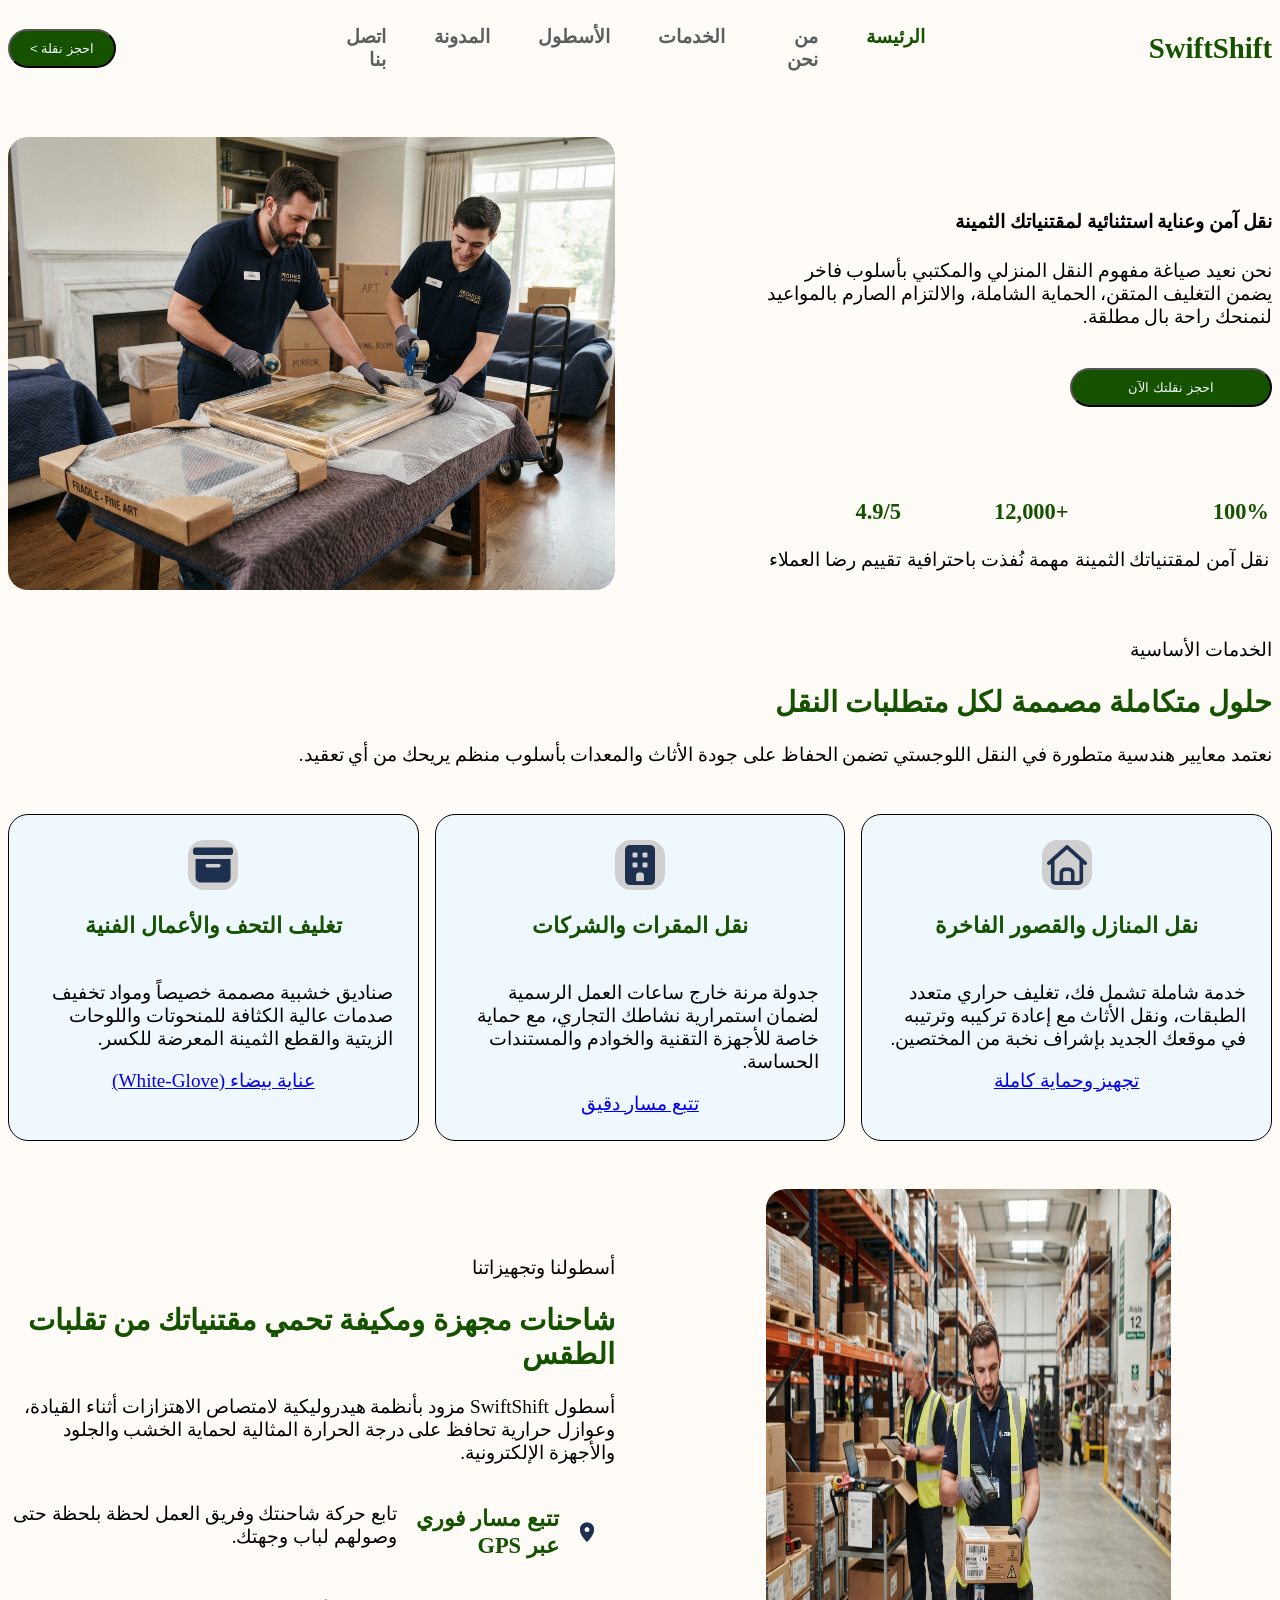
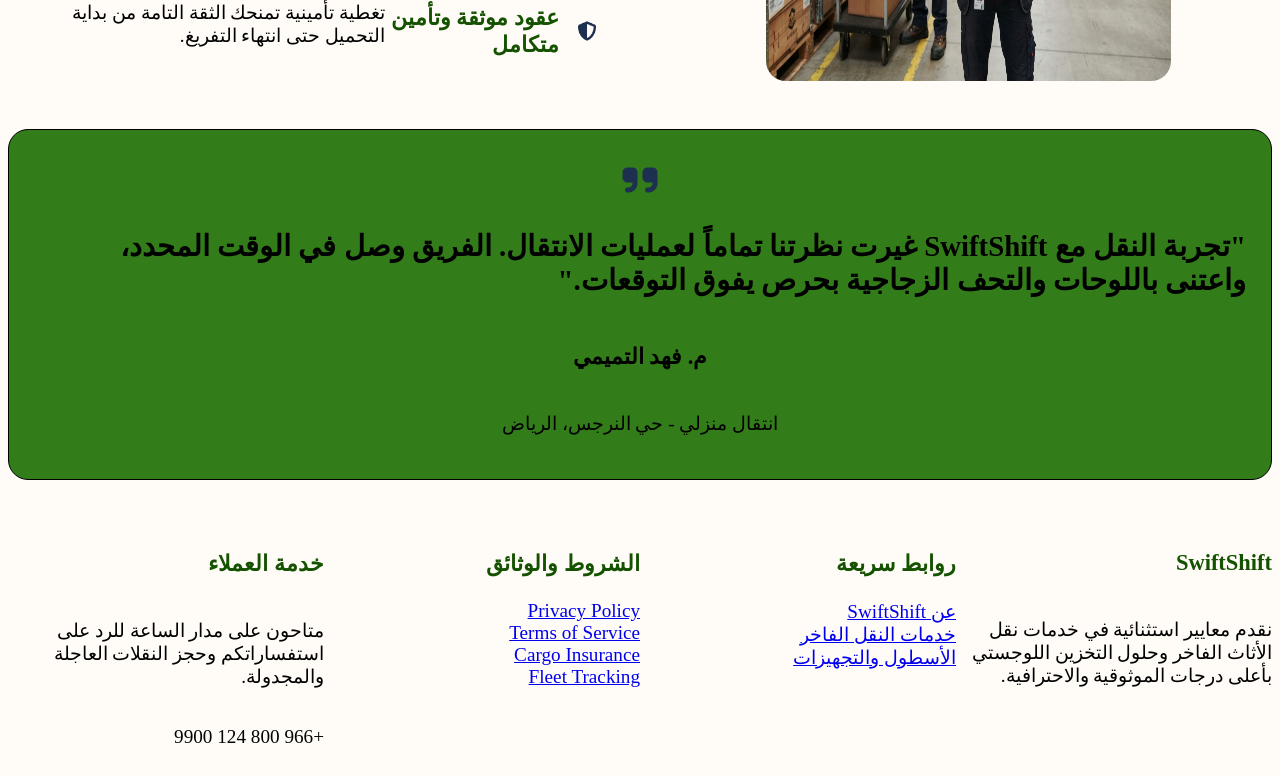
<file: html/index.html>
<!DOCTYPE html>
<html lang="ar" dir="rtl">
<head>
    <meta charset="UTF-8">
    <meta name="viewport" content="width=device-width, initial-scale=1.0">
    <link rel="stylesheet" href="../css/style.css">
    <title>Home</title>
</head>
<body>
    <header>
        
        <nav>
            <h2>SwiftShift</h2>
            <ul>
                <li><a class="active" href="index.html">الرئيسة</a></li>
                <li><a href="about.html">من نحن</a></li>
                <li><a href="services.html">الخدمات</a></li>
                <li><a href="fleet.html">الأسطول</a></li>
                <li><a href="blog.html">المدونة</a></li>
                <li><a href="contact.html">اتصل بنا</a></li>
            </ul>
            <button>احجز نقلة ></button>
        </nav>
    </header>
    <main>
        <section class="hero">
            <section class="right">
            <article>
            <h1>نقل آمن وعناية استثنائية لمقتنياتك الثمينة</h1>
            <p>نحن نعيد صياغة مفهوم النقل المنزلي والمكتبي بأسلوب فاخر يضمن التغليف المتقن، الحماية الشاملة، والالتزام الصارم بالمواعيد لنمنحك راحة بال مطلقة.</p>
            </article>

            <button class="btn">احجز نقلتك الآن</button>
            <section class="statistics" >
                <article>
                    <h3>100%</h3>
                    <p>نقل آمن لمقتنياتك الثمينة</p>
                </article>

                <article>
                    <h3>+12,000</h3>
                    <p>مهمة نُفذت باحترافية</p>
                </article>

                <article>
                    <h3>4.9/5</h3>
                    <p>تقييم رضا العملاء</p>
                </article>
            </section>
            </section>
            <img src="../assets/images/screen1.png" alt="img">
        </section>
        
        <section >
            <article class="cardsT">
                <p>الخدمات الأساسية</p>
                <h2>حلول متكاملة مصممة لكل متطلبات النقل</h2>
                <P>نعتمد معايير هندسية متطورة في النقل اللوجستي تضمن الحفاظ على جودة الأثاث والمعدات بأسلوب منظم يريحك من أي تعقيد.</P>
            </article>

            <section class="cards">
                <div class="card">
                    <img height="50" width="50" src="../assets/images/house-regular.png" alt="house image">
                    <h3>نقل المنازل والقصور الفاخرة</h3>
                    <p>خدمة شاملة تشمل فك، تغليف حراري متعدد الطبقات، ونقل الأثاث مع إعادة تركيبه وترتيبه في موقعك الجديد بإشراف نخبة من المختصين.</p>
                    <a href="#">تجهيز وحماية كاملة </a>
                </div>

                <div class="card">
                    <img height="50" width="50" src="../assets/images/building-solid.png" alt="house image">
                    <h3>نقل المقرات والشركات</h3>
                    <p>جدولة مرنة خارج ساعات العمل الرسمية لضمان استمرارية نشاطك التجاري، مع حماية خاصة للأجهزة التقنية والخوادم والمستندات الحساسة.</p>
                    <a href="#">تتبع مسار دقيق</a>  
                </div>

                <div class="card">
                    <img height="50" width="50" src="../assets/images/box-archive-solid.png" alt="house image">
                    <h3>تغليف التحف والأعمال الفنية</h3>
                    <p>صناديق خشبية مصممة خصيصاً ومواد تخفيف صدمات عالية الكثافة للمنحوتات واللوحات الزيتية والقطع الثمينة المعرضة للكسر.</p>
                    <a href="#">عناية بيضاء (White-Glove)</a>  
                </div>

            </section>
        </section>
            

            <section class="hero2">
                <img src="../assets/images/screen2.png" alt="img">
                <section class="right">
                <article>
                    <p>أسطولنا وتجهيزاتنا</p>
                    <h2>شاحنات مجهزة ومكيفة تحمي مقتنياتك من تقلبات الطقس</h2>
                    <P>أسطول SwiftShift مزود بأنظمة هيدروليكية لامتصاص الاهتزازات أثناء القيادة، وعوازل حرارية تحافظ على درجة الحرارة المثالية لحماية الخشب والجلود والأجهزة الإلكترونية.</P>
                </article>
                
                <article class="a1">
                    <img  src="../assets/images/location-dot-solid.png" alt="img">
                    <h3>تتبع مسار فوري عبر GPS</h3>
                    <p>تابع حركة شاحنتك وفريق العمل لحظة بلحظة حتى وصولهم لباب وجهتك.</p>
                </article>

                <article class="a1">
                    <img src="../assets/images/shield-halved-solid.png" alt="img">
                    <h3>عقود موثقة وتأمين متكامل</h3>
                    <p>تغطية تأمينية تمنحك الثقة التامة من بداية التحميل حتى انتهاء التفريغ.</p>
                </article>
            </section>
            </section>

            <section class="qoute">
                <img width="50" height="50" src="../assets/images/quote-right-solid.png" alt="img">
                <h2>"تجربة النقل مع SwiftShift غيرت نظرتنا تماماً لعمليات الانتقال. الفريق وصل في الوقت المحدد، واعتنى باللوحات والتحف الزجاجية بحرص يفوق التوقعات."</h2>
                <h3>م. فهد التميمي</h3>
                <p>انتقال منزلي - حي النرجس، الرياض</p>
            </section>
        </section>

    </main>
    <footer>
        <section>
            <h3>SwiftShift</h3>
            <p>نقدم معايير استثنائية في خدمات نقل الأثاث الفاخر وحلول التخزين اللوجستي بأعلى درجات الموثوقية والاحترافية.</p>
        </section>

        <section>
            <h3>روابط سريعة</h3>
            <a href="about.html">عن SwiftShift</a>
            <a href="#">خدمات النقل الفاخر</a>
            <a href="fleet.html">الأسطول والتجهيزات</a>
        </section>

        <section>
            <h3>الشروط والوثائق</h3>
            <a href="privacy.html">Privacy Policy</a>
            <a href="terms.html">Terms of Service</a>
            <a href="#">Cargo Insurance</a>
            <a href="fleet.html">Fleet Tracking</a>
            </section>

        <section>
            <h3>خدمة العملاء</h3>
            <p>متاحون على مدار الساعة للرد على استفساراتكم وحجز النقلات العاجلة والمجدولة.</p>
            <p>+966 800 124 9900</p>
        </section>
    </footer>
</body>
</html>
</file>
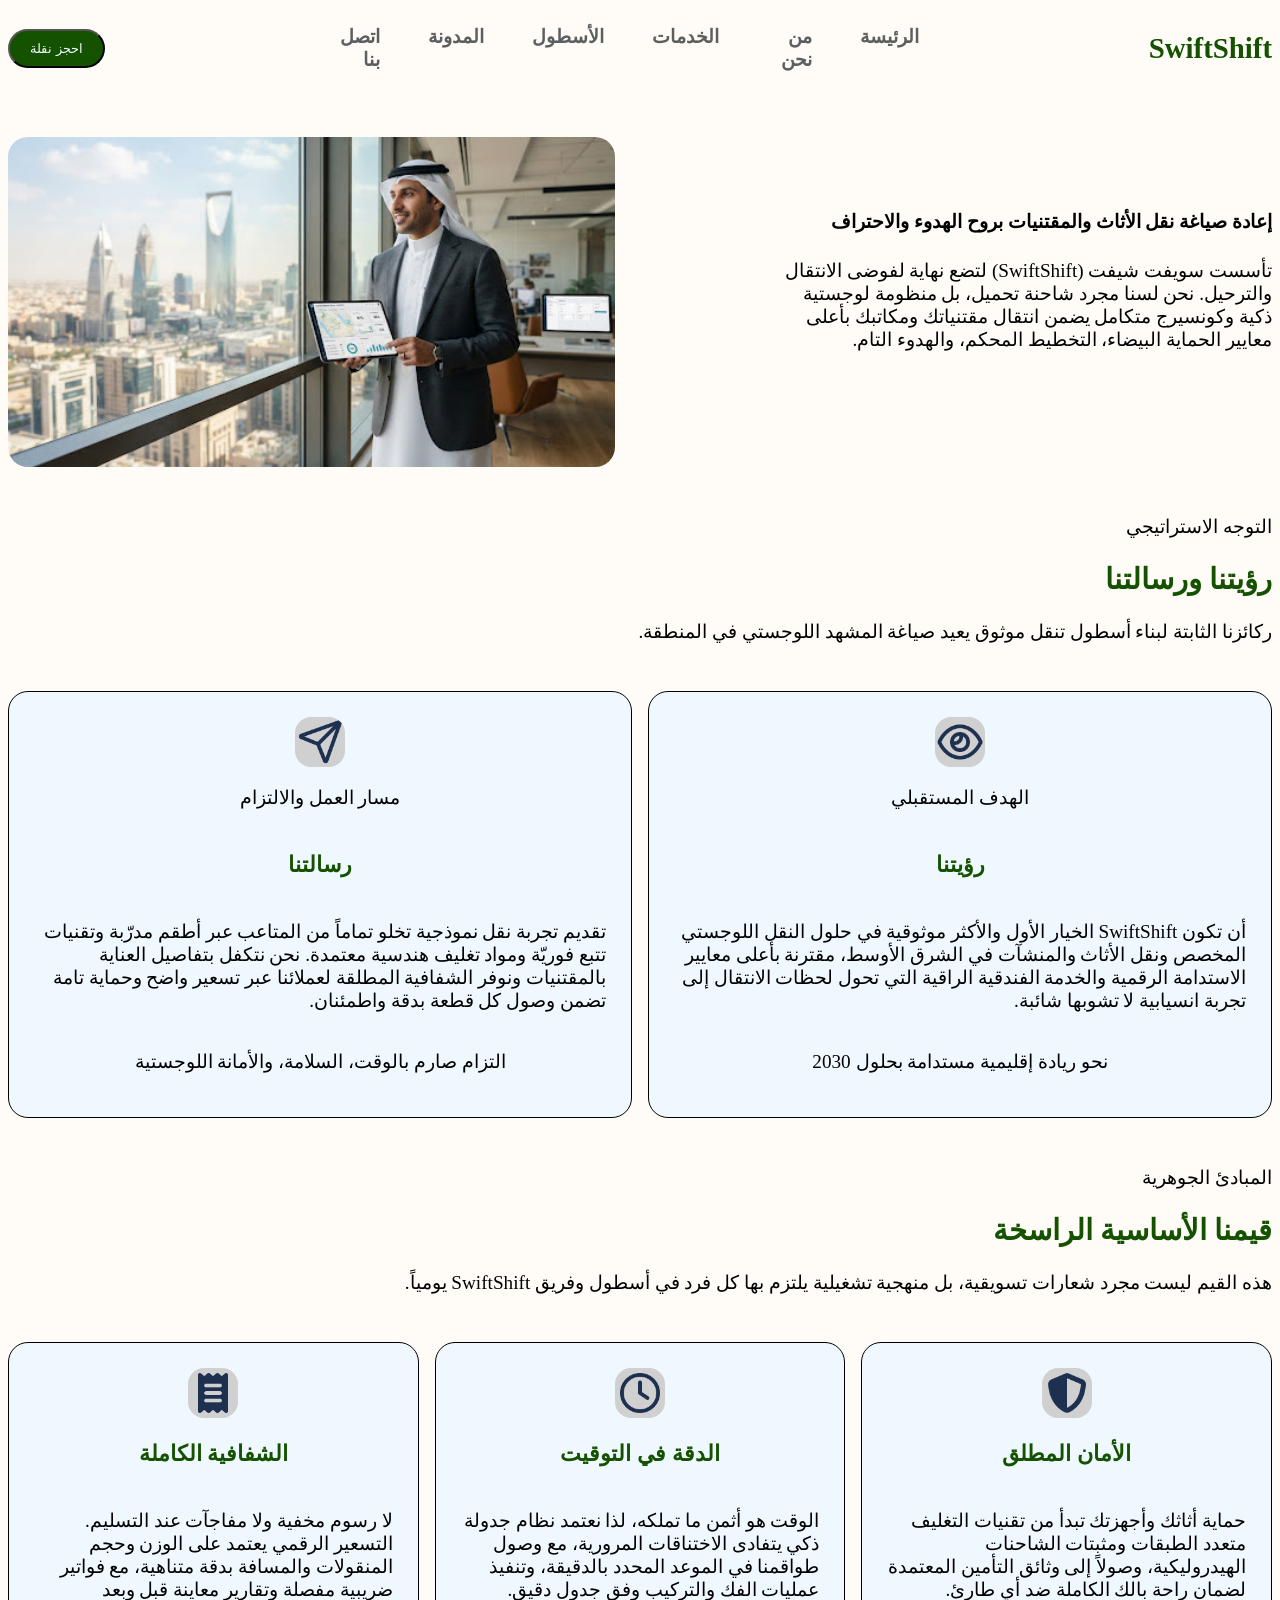
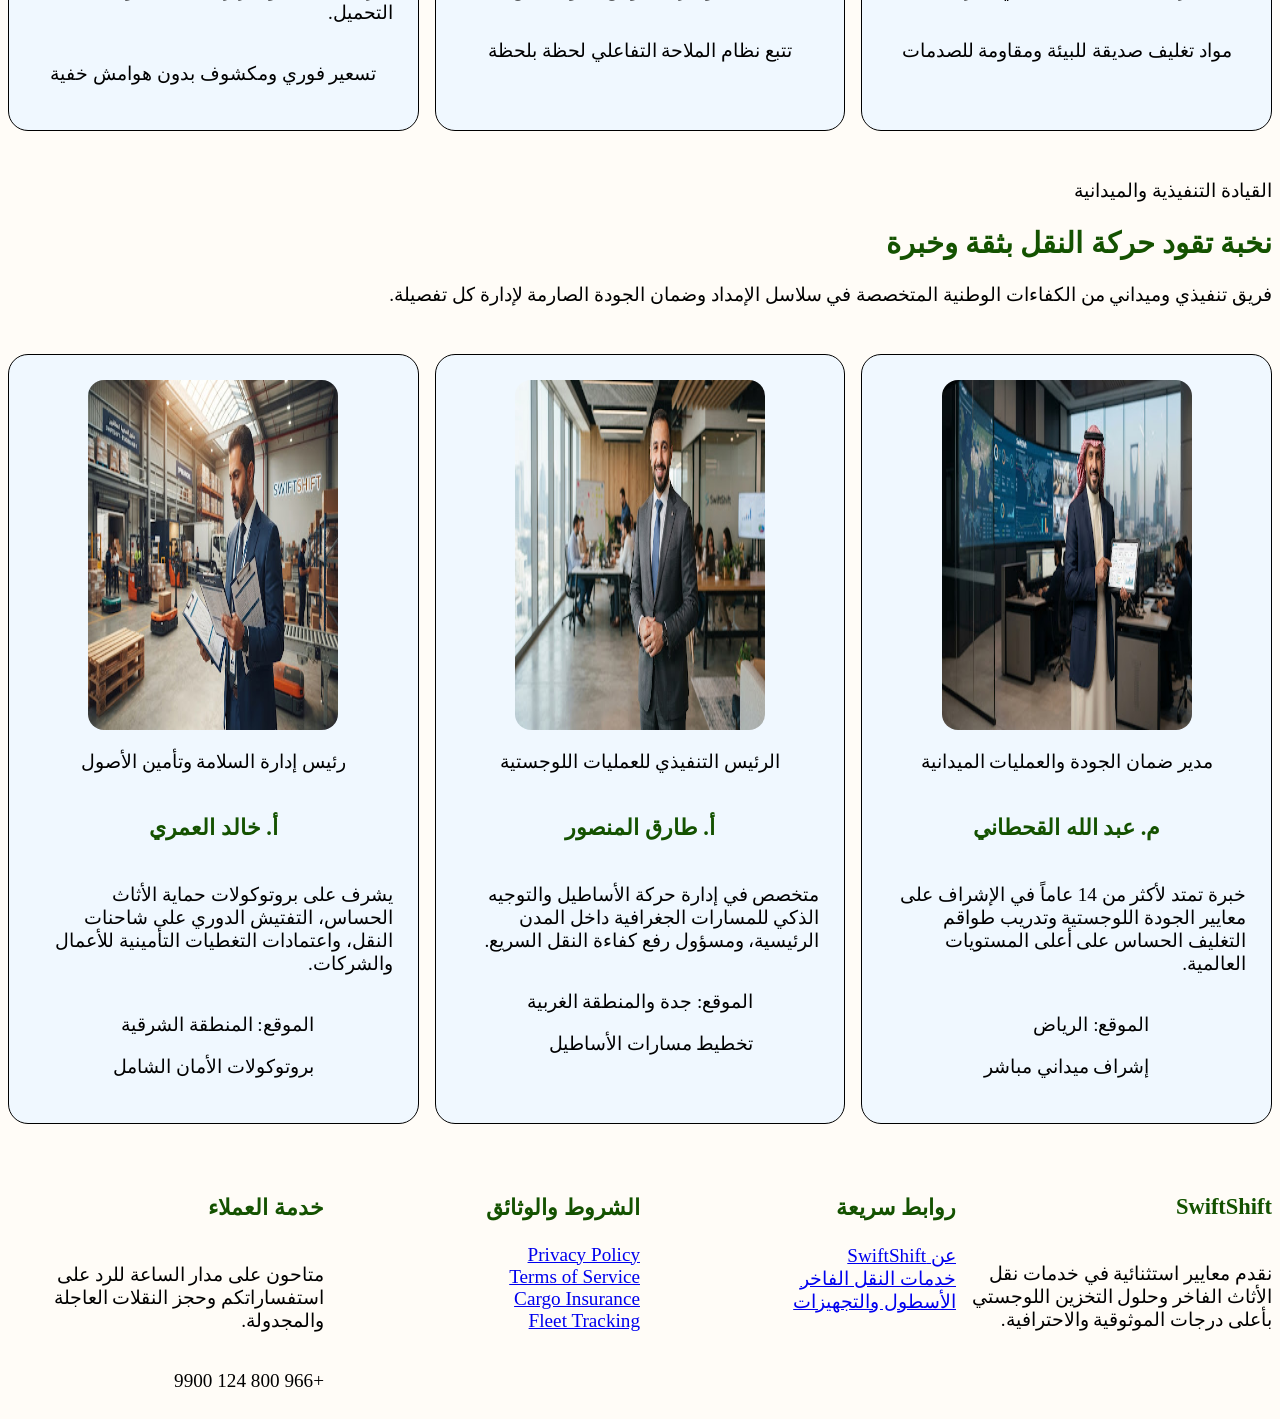
<file: html/about.html>
<!DOCTYPE html>
<html lang="ar" dir="rtl">
<head>
    <meta charset="UTF-8">
    <meta name="viewport" content="width=device-width, initial-scale=1.0">
    <link rel="stylesheet" href="../css/style.css">
    <title>About Us</title>
</head>
<body>
    <header>
     
        <nav>
            <h2>SwiftShift</h2>
            <ul>
                <li><a href="index.html">الرئيسة</a></li>
                <li><a href="about.html">من نحن</a></li>
                <li><a href="services.html">الخدمات</a></li>
                <li><a href="fleet.html">الأسطول</a></li>
                <li><a href="blog.html">المدونة</a></li>
                <li><a href="contact.html">اتصل بنا</a></li>
            </ul>
            <button>احجز نقلة</button>
        </nav>
    </header>
    <main>
        <section class="hero" >
           

            <section class="right">

                <article >
                    <h1>إعادة صياغة نقل الأثاث والمقتنيات بروح الهدوء والاحتراف</h1>
                    <p>تأسست سويفت شيفت (SwiftShift) لتضع نهاية لفوضى الانتقال والترحيل. نحن لسنا مجرد شاحنة تحميل، بل منظومة لوجستية ذكية وكونسيرج متكامل يضمن انتقال مقتنياتك ومكاتبك بأعلى معايير الحماية البيضاء، التخطيط المحكم، والهدوء التام.</p>
                </article>

            </section>
            <img width="500" src="../assets/images/unnamed.jpg" alt="img">
        </section>

        
        <section>
            <article  class="cardsT">
                <p>التوجه الاستراتيجي</p>
                <h2>رؤيتنا ورسالتنا</h2>
                <P>ركائزنا الثابتة لبناء أسطول تنقل موثوق يعيد صياغة المشهد اللوجستي في المنطقة.</P>
            </article>

            <section class="cards">
                <div class="card">
                    <img height="50" width="50" src="../assets/images/eye-regular.png" alt="eye">
                    <p>الهدف المستقبلي</p>
                    <h3>رؤيتنا</h3>
                    <p>أن تكون SwiftShift الخيار الأول والأكثر موثوقية في حلول النقل اللوجستي المخصص ونقل الأثاث والمنشآت في الشرق الأوسط، مقترنة بأعلى معايير الاستدامة الرقمية والخدمة الفندقية الراقية التي تحول لحظات الانتقال إلى تجربة انسيابية لا تشوبها شائبة.</p>
                    <p>نحو ريادة إقليمية مستدامة بحلول 2030</p>
                </div>

                <div class="card">
                    <img height="50" width="50" src="../assets/images/paper-plane-regular.png" alt="message">
                    <p>مسار العمل والالتزام</p>
                    <h3>رسالتنا</h3>
                    <p>تقديم تجربة نقل نموذجية تخلو تماماً من المتاعب عبر أطقم مدرّبة وتقنيات تتبع فوريّة ومواد تغليف هندسية معتمدة. نحن نتكفل بتفاصيل العناية بالمقتنيات ونوفر الشفافية المطلقة لعملائنا عبر تسعير واضح وحماية تامة تضمن وصول كل قطعة بدقة واطمئنان.</p>
                    <p>التزام صارم بالوقت، السلامة، والأمانة اللوجستية</p>
                </div>

            </section>
        </section>

        
        <section>
            <article>
                <p>المبادئ الجوهرية</p>
                <h2>قيمنا الأساسية الراسخة</h2>
                <P>هذه القيم ليست مجرد شعارات تسويقية، بل منهجية تشغيلية يلتزم بها كل فرد في أسطول وفريق SwiftShift يومياً.</P>
            </article>

            <section class="cards">
                <div class="card">
                    <img height="50" width="50" src="../assets/images/shield-halved-solid.png" alt="shield">
                    <h3>الأمان المطلق</h3>
                    <p>حماية أثاثك وأجهزتك تبدأ من تقنيات التغليف متعدد الطبقات ومثبتات الشاحنات الهيدروليكية، وصولاً إلى وثائق التأمين المعتمدة لضمان راحة بالك الكاملة ضد أي طارئ.</p>
                    <p>مواد تغليف صديقة للبيئة ومقاومة للصدمات</p>
                </div>

                <div class="card">
                    <img height="50" width="50" src="../assets/images/clock-regular.png" alt="clock">
                    <h3>الدقة في التوقيت</h3>
                    <p>الوقت هو أثمن ما تملكه، لذا نعتمد نظام جدولة ذكي يتفادى الاختناقات المرورية، مع وصول طواقمنا في الموعد المحدد بالدقيقة، وتنفيذ عمليات الفك والتركيب وفق جدول دقيق.</p>
                    <p>تتبع نظام الملاحة التفاعلي لحظة بلحظة</p>
                </div>

                <div class="card">
                    <img height="50" width="50" src="../assets/images/receipt-solid.png" alt="receipt">
                    <h3>الشفافية الكاملة</h3>
                    <p>لا رسوم مخفية ولا مفاجآت عند التسليم. التسعير الرقمي يعتمد على الوزن وحجم المنقولات والمسافة بدقة متناهية، مع فواتير ضريبية مفصلة وتقارير معاينة قبل وبعد التحميل.</p>
                    <p>تسعير فوري ومكشوف بدون هوامش خفية</p>
                </div>

            </section>
        </section>
        
        <section>
            <article>
                <p>القيادة التنفيذية والميدانية</p>
                <h2>نخبة تقود حركة النقل بثقة وخبرة</h2>
                <P>فريق تنفيذي وميداني من الكفاءات الوطنية المتخصصة في سلاسل الإمداد وضمان الجودة الصارمة لإدارة كل تفصيلة.</P>
            </article>

            <section class="cards">
                <div class="card">
                    <img height="350px" width="250px" src="../assets/images/unnamed (1).jpg" alt="img">
                    <p>مدير ضمان الجودة والعمليات الميدانية</p>
                    <h3>م. عبد الله القحطاني</h3>
                    <p>خبرة تمتد لأكثر من 14 عاماً في الإشراف على معايير الجودة اللوجستية وتدريب طواقم التغليف الحساس على أعلى المستويات العالمية.</p>
                    <article>
                        <p>الموقع: الرياض</p>
                        <p>إشراف ميداني مباشر</p>
                    </article>
                </div>

                <div class="card">
                    <img height="350px" width="250px" src="../assets/images/unnamed (2).jpg" alt="img">
                    <p>الرئيس التنفيذي للعمليات اللوجستية</p>
                    <h3>أ. طارق المنصور</h3>
                    <p>متخصص في إدارة حركة الأساطيل والتوجيه الذكي للمسارات الجغرافية داخل المدن الرئيسية، ومسؤول رفع كفاءة النقل السريع.</p>
                    <article>
                        <p>الموقع: جدة والمنطقة الغربية</p>
                        <p>تخطيط مسارات الأساطيل</p>
                    </article>
                </div>

                <div class="card">
                    <img height="350px" width="250px" src="../assets/images/unnamed (3).jpg" alt="img">
                    <p>رئيس إدارة السلامة وتأمين الأصول</p>
                    <h3>أ. خالد العمري</h3>
                    <p>يشرف على بروتوكولات حماية الأثاث الحساس، التفتيش الدوري على شاحنات النقل، واعتمادات التغطيات التأمينية للأعمال والشركات.</p>
                    <article>
                        <p>الموقع: المنطقة الشرقية</p>
                        <p>بروتوكولات الأمان الشامل</p>
                    </article>
                </div>

            </section>
        </section>



    </main>
    <footer>
        <section>
            <h3>SwiftShift</h3>
            <p>نقدم معايير استثنائية في خدمات نقل الأثاث الفاخر وحلول التخزين اللوجستي بأعلى درجات الموثوقية والاحترافية.</p>
        </section>

        <section>
            <h3>روابط سريعة</h3>
            <a href="about.html">عن SwiftShift</a>
            <a href="#">خدمات النقل الفاخر</a>
            <a href="fleet.html">الأسطول والتجهيزات</a>
        </section>

        <section>
            <h3>الشروط والوثائق</h3>
            <a href="privacy.html">Privacy Policy</a>
            <a href="terms.html">Terms of Service</a>
            <a href="#">Cargo Insurance</a>
            <a href="fleet.html">Fleet Tracking</a>
            </section>

        <section>
            <h3>خدمة العملاء</h3>
            <p>متاحون على مدار الساعة للرد على استفساراتكم وحجز النقلات العاجلة والمجدولة.</p>
            <p>+966 800 124 9900</p>
        </section>
    </footer>
</body>
</html>
</file>
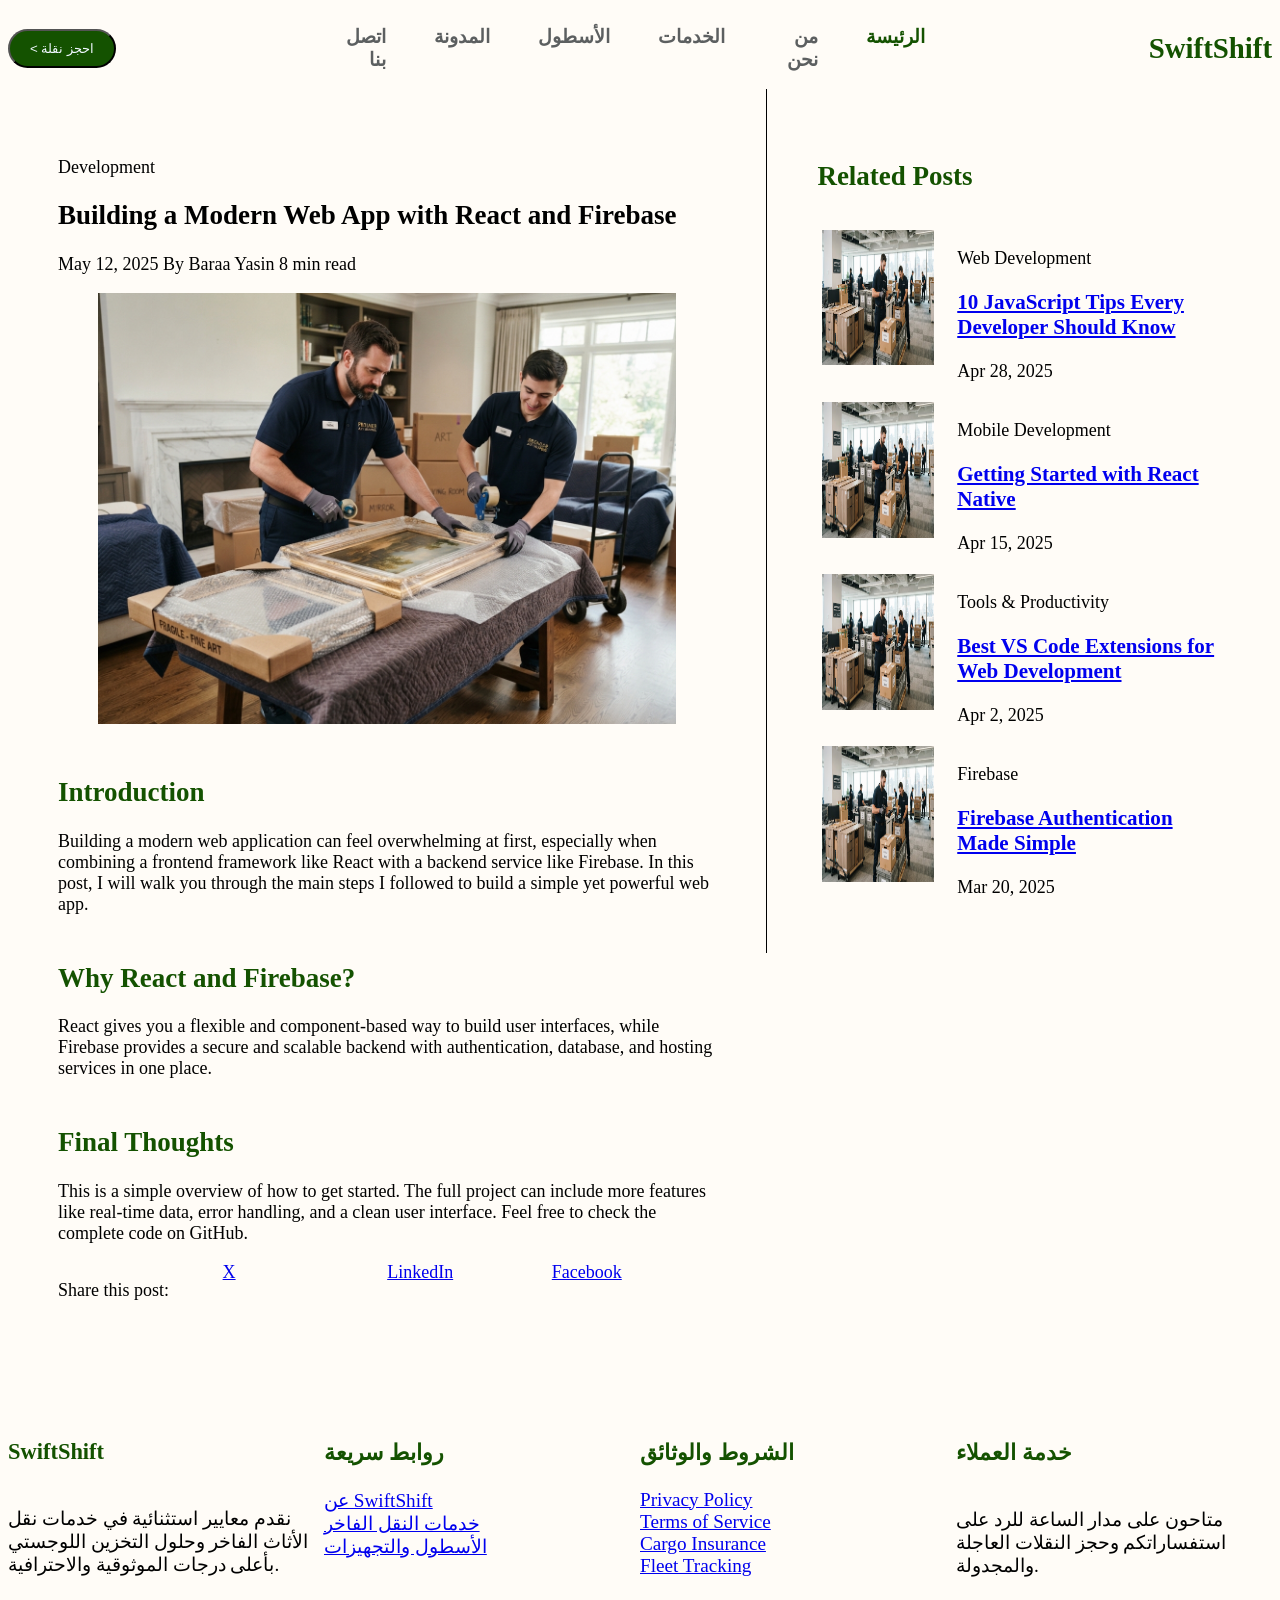
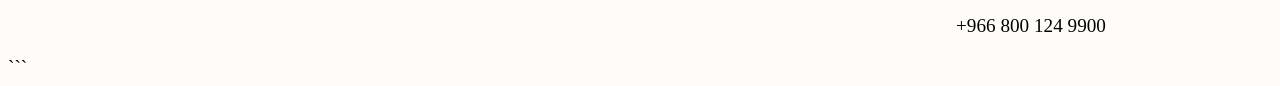
<file: html/blog.html>
<!DOCTYPE html>
<html lang="en">
<head>
    <meta charset="UTF-8">
    <meta name="viewport" content="width=device-width, initial-scale=1.0">
    <link rel="stylesheet" href="../css/blog.css">
    <link rel="stylesheet" href="../css/style.css">
    <meta name="description" content="Learn how to build a modern web application using React and Firebase.">

    <title>Building a Modern Web App | SwiftShift Blog</title>
</head>

<body>
    <header>
        
        <nav  lang="ar" dir="rtl"> 
            <h2>SwiftShift</h2>
            <ul>
                <li><a class="active" href="index.html">الرئيسة</a></li>
                <li><a href="about.html">من نحن</a></li>
                <li><a href="services.html">الخدمات</a></li>
                <li><a href="fleet.html">الأسطول</a></li>
                <li><a href="blog.html">المدونة</a></li>
                <li><a href="contact.html">اتصل بنا</a></li>
            </ul>
            <button>احجز نقلة ></button>
        </nav>
    </header>
    <main>

        <div class="blog-layout">

            <!-- Blog Article -->
            <article class="a1">

                <header>
                    <p>Development</p>

                    <h1>Building a Modern Web App with React and Firebase</h1>

                    <div>
                        <time datetime="2025-05-12">May 12, 2025</time>
                        <span>By Baraa Yasin</span>
                        <span>8 min read</span>
                    </div>
                </header>

                <figure>
                    <img
                        src="../assets/images/screen1.png"
                        alt="Laptop displaying code on a desk beside a plant"
                    >

                </figure>

                <!-- Article Sections -->
                <section>
                    <h2>Introduction</h2>

                    <p>
                        Building a modern web application can feel overwhelming
                        at first, especially when combining a frontend framework
                        like React with a backend service like Firebase.
                        In this post, I will walk you through the main steps
                        I followed to build a simple yet powerful web app.
                    </p>
                </section>

                <section>
                    <h2>Why React and Firebase?</h2>

                    <p>
                        React gives you a flexible and component-based way to
                        build user interfaces, while Firebase provides a secure
                        and scalable backend with authentication, database,
                        and hosting services in one place.
                    </p>
                </section>



                <section>
                    <h2>Final Thoughts</h2>

                    <p>
                        This is a simple overview of how to get started.
                        The full project can include more features like
                        real-time data, error handling, and a clean user
                        interface. Feel free to check the complete code
                        on GitHub.
                    </p>
                </section>

                <!-- Share Article -->
                <footer>
                    <p>Share this post:</p>

                    <a href="#" aria-label="Share on X">X</a>
                    <a href="#" aria-label="Share on LinkedIn">LinkedIn</a>
                    <a href="#" aria-label="Share on Facebook">Facebook</a>
                </footer>

            </article>

            <!-- Related Posts -->
            <aside aria-labelledby="related-heading">

                <h2 id="related-heading">Related Posts</h2>

                <article class="as1">
                    <img
                        src="../assets/images/unnamed (9).jpg"
                        alt="Laptop on a desk"
                      
                    >

                    <div>
                        <p>Web Development</p>
                        <h3>
                            <a href="#">10 JavaScript Tips Every Developer Should Know</a>
                        </h3>
                        <time datetime="2025-04-28">Apr 28, 2025</time>
                    </div>
                </article>

                <article class="as1">
                    <img
                        src="../assets/images/unnamed (9).jpg"
                        alt="Mobile application displayed on a phone"
                     
                    >

                    <div>
                        <p>Mobile Development</p>
                        <h3>
                            <a href="#">Getting Started with React Native</a>
                        </h3>
                        <time datetime="2025-04-15">Apr 15, 2025</time>
                    </div>
                </article>

                <article class="as1">
                    <img
                        src="../assets/images/unnamed (9).jpg"
                        alt="Code displayed on a computer screen"
                        width="120"
                    >

                    <div>
                        <p>Tools &amp; Productivity</p>
                        <h3>
                            <a href="#">Best VS Code Extensions for Web Development</a>
                        </h3>
                        <time datetime="2025-04-02">Apr 2, 2025</time>
                    </div>
                </article>

                <article class="as1">
                    <img
                        src="../assets/images/unnamed (9).jpg"
                        alt="Plant on a desk"
                        
                    >

                    <div>
                        <p>Firebase</p>
                        <h3>
                            <a href="#">Firebase Authentication Made Simple</a>
                        </h3>
                        <time datetime="2025-03-20">Mar 20, 2025</time>
                    </div>
                </article>

            </aside>

        </div>

    </main>
    <footer>
        <section>
            <h3>SwiftShift</h3>
            <p>نقدم معايير استثنائية في خدمات نقل الأثاث الفاخر وحلول التخزين اللوجستي بأعلى درجات الموثوقية والاحترافية.</p>
        </section>

        <section>
            <h3>روابط سريعة</h3>
            <a href="about.html">عن SwiftShift</a>
            <a href="#">خدمات النقل الفاخر</a>
            <a href="fleet.html">الأسطول والتجهيزات</a>
        </section>

        <section>
            <h3>الشروط والوثائق</h3>
            <a href="privacy.html">Privacy Policy</a>
            <a href="terms.html">Terms of Service</a>
            <a href="#">Cargo Insurance</a>
            <a href="fleet.html">Fleet Tracking</a>
            </section>

        <section>
            <h3>خدمة العملاء</h3>
            <p>متاحون على مدار الساعة للرد على استفساراتكم وحجز النقلات العاجلة والمجدولة.</p>
            <p>+966 800 124 9900</p>
        </section>
    </footer>
    <!-- Footer -->


</body>
</html>
```
</file>
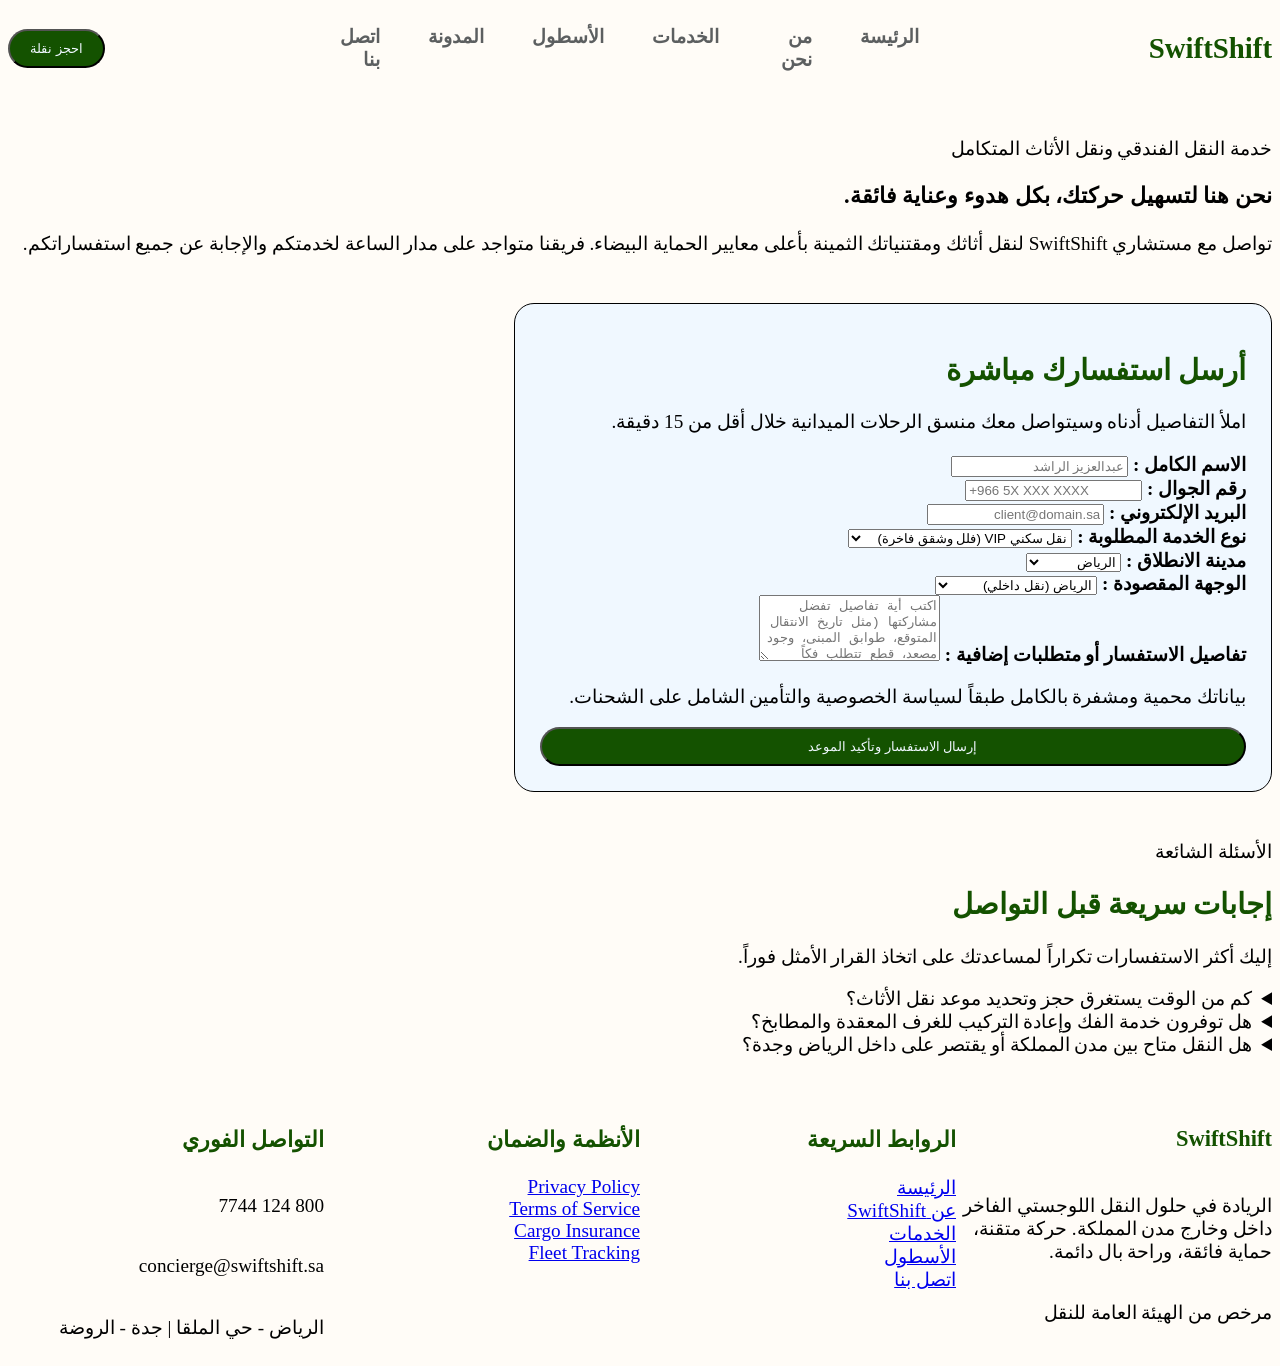
<file: html/contact.html>
<!DOCTYPE html>
<html lang="ar" dir="rtl">
<head>
    <meta charset="UTF-8">
    <meta name="viewport" content="width=device-width, initial-scale=1.0">
    <link rel="stylesheet" href="../css/style.css">
    <title>اتصل بنا - SwiftShift</title>
</head>
<body>
    <header>

        <nav>
            <h2>SwiftShift</h2>
            <ul>
                <li><a href="index.html">الرئيسة</a></li>
                <li><a href="about.html">من نحن</a></li>
                <li><a href="services.html">الخدمات</a></li>
                <li><a href="fleet.html">الأسطول</a></li>
                <li><a href="blog.html">المدونة</a></li>
                <li><a href="contact.html">اتصل بنا</a></li>
            </ul>
            <button>احجز نقلة</button>
        </nav>
    </header>

    <main>
        <section >
            <article>
                <p>خدمة النقل الفندقي ونقل الأثاث المتكامل</p>
                <h1>نحن هنا لتسهيل حركتك، بكل هدوء وعناية فائقة.</h1>
                <p>تواصل مع مستشاري SwiftShift لنقل أثاثك ومقتنياتك الثمينة بأعلى معايير الحماية البيضاء. فريقنا متواجد على مدار الساعة لخدمتكم والإجابة عن جميع استفساراتكم.</p>
            </article>
        </section>

        <section  >
            <section class="form">
                <h2>أرسل استفسارك مباشرة</h2>
                <p>املأ التفاصيل أدناه وسيتواصل معك منسق الرحلات الميدانية خلال أقل من 15 دقيقة.</p>

                <form>
                    <div>
                        <label>الاسم الكامل :</label>
                        <input type="text" placeholder="عبدالعزيز الراشد" required>
                    </div>

                    <div>
                        <label>رقم الجوال :</label>
                        <input type="tel" placeholder="+966 5X XXX XXXX" required>
                    </div>

                    <div>
                        <label>البريد الإلكتروني :</label>
                        <input type="email" placeholder="client@domain.sa">
                    </div>

                    <div>
                        <label>نوع الخدمة المطلوبة :</label>
                        <select>
                            <option>نقل سكني VIP (فلل وشقق فاخرة)</option>
                            <option>نقل مكاتب ومقرات أعمال</option>
                            <option>نقل وتغليف قطع فنية ومقتنيات نادرة</option>
                            <option>تخزين آمن ومكيف طويل/قصير المدى</option>
                            <option>استشارة لوجستية عامة</option>
                        </select>
                    </div>

                    <div>
                        <label>مدينة الانطلاق :</label>
                        <select>
                            <option>الرياض</option>
                            <option>جدة</option>
                            <option>الخبر / الدمام</option>
                            <option>مدينة أخرى</option>
                        </select>
                    </div>

                    <div>
                        <label>الوجهة المقصودة :</label>
                        <select>
                            <option>الرياض (نقل داخلي)</option>
                            <option>جدة</option>
                            <option>الخبر / الدمام</option>
                            <option>نيوم / البحر الأحمر</option>
                            <option>مدينة أخرى داخل المملكة</option>
                        </select>
                    </div>

                    <div>
                        <label>تفاصيل الاستفسار أو متطلبات إضافية :</label>
                        <textarea rows="4" placeholder="اكتب أية تفاصيل تفضل مشاركتها (مثل تاريخ الانتقال المتوقع، طوابق المبنى، وجود مصعد، قطع تتطلب فكاً وتركيباً معقداً)..."></textarea>
                    </div>

                    <p>بياناتك محمية ومشفرة بالكامل طبقاً لسياسة الخصوصية والتأمين الشامل على الشحنات.</p>

                    <button type="submit">إرسال الاستفسار وتأكيد الموعد</button>
                </form>
            </section>

          
        </section>

        <section>
            <p>الأسئلة الشائعة</p>
            <h2>إجابات سريعة قبل التواصل</h2>
            <p>إليك أكثر الاستفسارات تكراراً لمساعدتك على اتخاذ القرار الأمثل فوراً.</p>

            <div>
                <details>
                    <summary>كم من الوقت يستغرق حجز وتحديد موعد نقل الأثاث؟</summary>
                    <p>يمكننا تأكيد المواعيد العاجلة خلال 4 ساعات فقط للحالات الطارئة. للحجوزات المنتظمة والشاملة، نوصي بالحجز المسبق قبل 24 إلى 48 ساعة لتنسيق فريق المعاينة وتجهيز سيارات النقل المخصصة.</p>
                </details>

                <details>
                    <summary>هل توفرون خدمة الفك وإعادة التركيب للغرف المعقدة والمطابخ؟</summary>
                    <p>نعم، يتضمن طاقمنا فنيين ونجارين محترفين متخصصين في فك وتركيب غرف النوم الإيطالية والمحلية، المطابخ، الأجهزة الإلكترونية الكبيرة، مع إعادة تركيبها وضبطها في الموقع الجديد.</p>
                </details>

                <details>
                    <summary>هل النقل متاح بين مدن المملكة أو يقتصر على داخل الرياض وجدة؟</summary>
                    <p>أسطول SwiftShift يغطي كامل مناطق ومحافظات المملكة العربية السعودية عبر شاحنات مجهزة بنظام التتبع اللحظي والتعليق الهوائي لضمان ثبات كامل القطع الحساسة على المسافات الطويلة.</p>
                </details>
            </div>
        </section>
    </main>

    <footer>
        <section>
            <h3>SwiftShift</h3>
            <p>الريادة في حلول النقل اللوجستي الفاخر داخل وخارج مدن المملكة. حركة متقنة، حماية فائقة، وراحة بال دائمة.</p>
            <p>مرخص من الهيئة العامة للنقل</p>
        </section>

        <section>
            <h3>الروابط السريعة</h3>
            <a href="index.html">الرئيسة</a>
            <a href="about.html">عن SwiftShift</a>
            <a href="services.html">الخدمات</a>
            <a href="fleet.html">الأسطول</a>
            <a href="contact.html">اتصل بنا</a>
        </section>

        <section>
            <h3>الأنظمة والضمان</h3>
            <a href="privacy.html">Privacy Policy</a>
            <a href="terms.html">Terms of Service</a>
            <a href="#">Cargo Insurance</a>
            <a href="fleet.html">Fleet Tracking</a>
        </section>

        <section>
            <h3>التواصل الفوري</h3>
            <p>800 124 7744</p>
            <p>concierge@swiftshift.sa</p>
            <p>الرياض - حي الملقا | جدة - الروضة</p>
        </section>
    </footer>
</body>
</html>
</file>
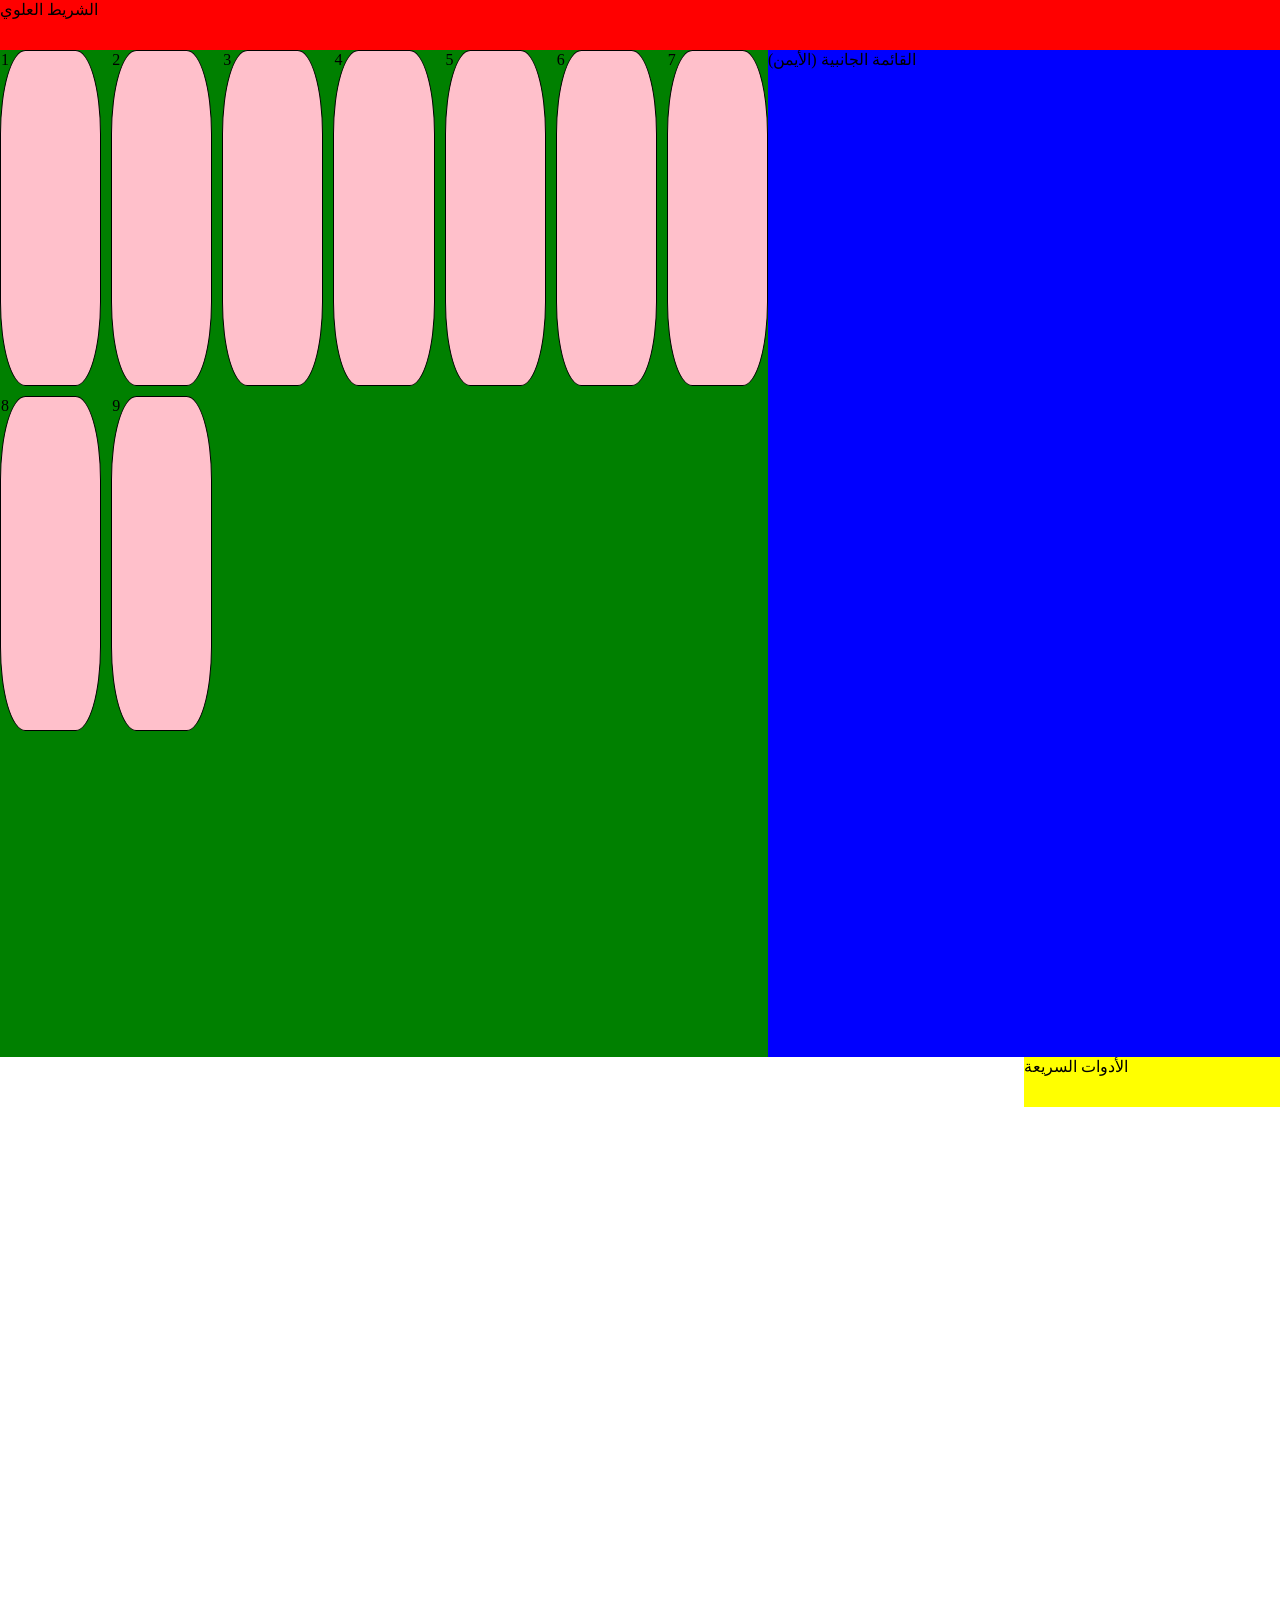
<file: html/dashboard.html>
<!DOCTYPE html>
<html lang="en">
<head>
    <meta charset="UTF-8">
    <meta name="viewport" content="width=device-width, initial-scale=1.0">
    <link rel="stylesheet" href="../css/dashboard.css">
    <title>Document</title>
</head>
<body>
    <div class="dashboard">
       
        <header class="topbar">الشريط العلوي</header>
        <main class="content"> 
            <div>1</div>
            <div>2</div>
            <div>3</div>
            <div>4</div>
            <div>5</div>
            <div>6</div>
            <div>7</div>
            <div>8</div>
            <div>9</div>
        </main>
        <aside class="sidebar">القائمة الجانبية (الأيمن)</aside>
       
      
        <section class="utility">الأدوات السريعة</section>
      </div>
</body>
</html>
</file>
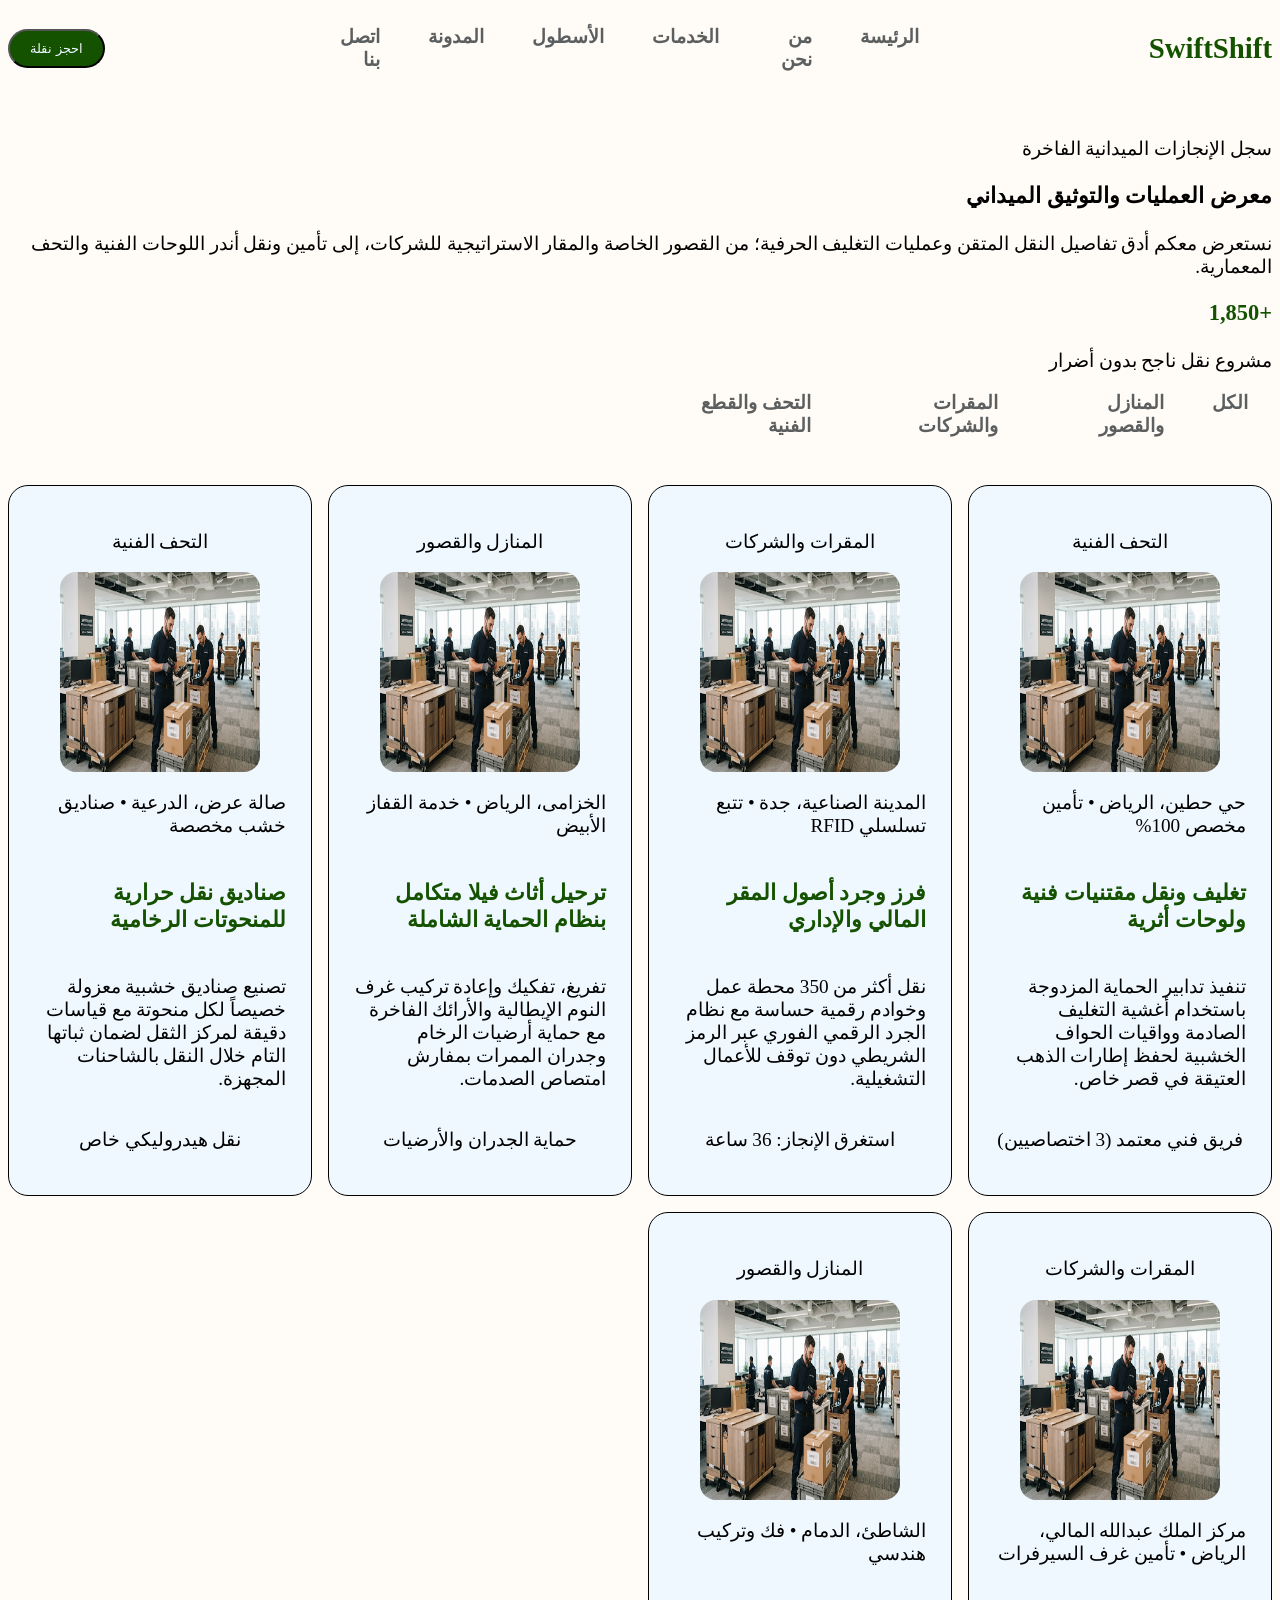
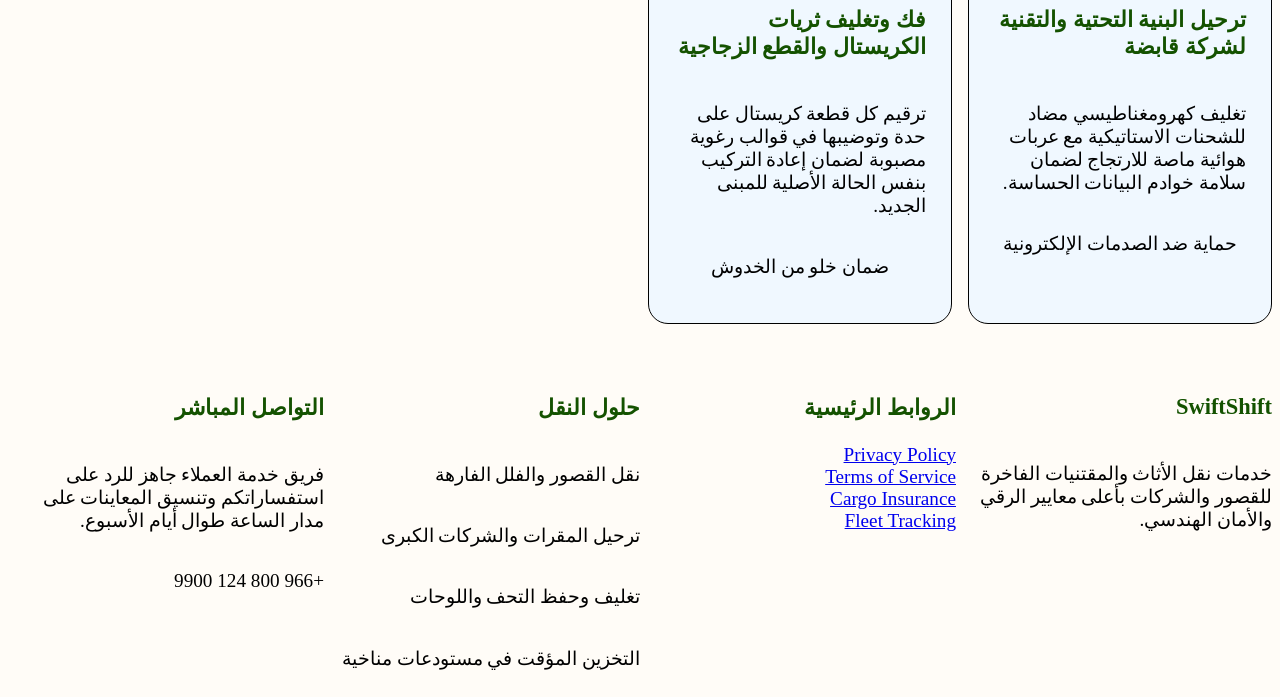
<file: html/gallery.html>
<!DOCTYPE html>
<html lang="ar" dir="rtl">
<head>
    <meta charset="UTF-8">
    <meta name="viewport" content="width=device-width, initial-scale=1.0">
    <link rel="stylesheet" href="../css/style.css">
    <title>معرض العمليات والتوثيق الميداني - SwiftShift</title>
</head>
<body>
    <header>
        <nav>
            <h2>SwiftShift</h2>
            <ul>
                <li><a href="index.html">الرئيسة</a></li>
                <li><a href="about.html">من نحن</a></li>
                <li><a href="services.html">الخدمات</a></li>
                <li><a href="fleet.html">الأسطول</a></li>
                <li><a href="blog.html">المدونة</a></li>
                <li><a href="contact.html">اتصل بنا</a></li>
            </ul>
            <button>احجز نقلة</button>
        </nav>
    </header>

    <main>
        <section>
            <article>
                <p>سجل الإنجازات الميدانية الفاخرة</p>
                <h1>معرض العمليات والتوثيق الميداني</h1>
                <p>نستعرض معكم أدق تفاصيل النقل المتقن وعمليات التغليف الحرفية؛ من القصور الخاصة والمقار الاستراتيجية للشركات، إلى تأمين ونقل أندر اللوحات الفنية والتحف المعمارية.</p>
                
                <div>
                    <h3>+1,850</h3>
                    <p>مشروع نقل ناجح بدون أضرار</p>
                </div>
            </article>

            <nav>
                <ul>
                    <li><a href="#">الكل</a></li>
                    <li><a href="#">المنازل والقصور</a></li>
                    <li><a href="#">المقرات والشركات</a></li>
                    <li><a href="#">التحف والقطع الفنية</a></li>
                </ul>
            </nav>
        </section>

        <section class="cards">
            <!-- بطاقة 1: التحف الفنية -->
            <article class="card">
                <p>التحف الفنية</p>
                <img height="200px" width="200px" src="../assets/images/unnamed (9).jpg" alt="تغليف ونقل مقتنيات فنية">
                <p>حي حطين، الرياض • تأمين مخصص 100%</p>
                <h3>تغليف ونقل مقتنيات فنية ولوحات أثرية</h3>
                <p>تنفيذ تدابير الحماية المزدوجة باستخدام أغشية التغليف الصادمة وواقيات الحواف الخشبية لحفظ إطارات الذهب العتيقة في قصر خاص.</p>
                <p>فريق فني معتمد (3 اختصاصيين)</p>
            </article>

            <!-- بطاقة 2: المقرات والشركات -->
            <article class="card">
                <p>المقرات والشركات</p>
                <img height="200px" width="200px" src="../assets/images/unnamed (9).jpg" alt="جرد أصول المقر المالي">
                <p>المدينة الصناعية، جدة • تتبع تسلسلي RFID</p>
                <h3>فرز وجرد أصول المقر المالي والإداري</h3>
                <p>نقل أكثر من 350 محطة عمل وخوادم رقمية حساسة مع نظام الجرد الرقمي الفوري عبر الرمز الشريطي دون توقف للأعمال التشغيلية.</p>
                <p>استغرق الإنجاز: 36 ساعة</p>
            </article>

            <!-- بطاقة 3: المنازل والقصور -->
            <article class="card">
                <p>المنازل والقصور</p>
                <img height="200px" width="200px" src="../assets/images/unnamed (9).jpg" alt="ترحيل أثاث فيلا">
                <p>الخزامى، الرياض • خدمة القفاز الأبيض</p>
                <h3>ترحيل أثاث فيلا متكامل بنظام الحماية الشاملة</h3>
                <p>تفريغ، تفكيك وإعادة تركيب غرف النوم الإيطالية والأرائك الفاخرة مع حماية أرضيات الرخام وجدران الممرات بمفارش امتصاص الصدمات.</p>
                <p>حماية الجدران والأرضيات</p>
            </article>

            <!-- بطاقة 4: المنحوتات والرخام -->
            <article class="card">
                <p>التحف الفنية</p>
                <img height="200px" width="200px" src="../assets/images/unnamed (9).jpg" alt="صناديق نقل حرارية">
                <p>صالة عرض، الدرعية • صناديق خشب مخصصة</p>
                <h3>صناديق نقل حرارية للمنحوتات الرخامية</h3>
                <p>تصنيع صناديق خشبية معزولة خصيصاً لكل منحوتة مع قياسات دقيقة لمركز الثقل لضمان ثباتها التام خلال النقل بالشاحنات المجهزة.</p>
                <p>نقل هيدروليكي خاص</p>
            </article>

            <!-- بطاقة 5: ترحيل السيرفرات -->
            <article class="card">
                <p>المقرات والشركات</p>
                <img height="200px" width="200px" src="../assets/images/unnamed (9).jpg" alt="ترحيل البنية التحتية">
                <p>مركز الملك عبدالله المالي، الرياض • تأمين غرف السيرفرات</p>
                <h3>ترحيل البنية التحتية والتقنية لشركة قابضة</h3>
                <p>تغليف كهرومغناطيسي مضاد للشحنات الاستاتيكية مع عربات هوائية ماصة للارتجاج لضمان سلامة خوادم البيانات الحساسة.</p>
                <p>حماية ضد الصدمات الإلكترونية</p>
            </article>

            <!-- بطاقة 6: الكريستال والقصور -->
            <article class="card">
                <p>المنازل والقصور</p>
                <img height="200px" width="200px" src="../assets/images/unnamed (9).jpg" alt="فك وتغليف الثريات">
                <p>الشاطئ، الدمام • فك وتركيب هندسي</p>
                <h3>فك وتغليف ثريات الكريستال والقطع الزجاجية</h3>
                <p>ترقيم كل قطعة كريستال على حدة وتوضيبها في قوالب رغوية مصبوبة لضمان إعادة التركيب بنفس الحالة الأصلية للمبنى الجديد.</p>
                <p>ضمان خلو من الخدوش</p>
            </article>
        </section>

    </main>

    <footer>
        <section>
            <h3>SwiftShift</h3>
            <p>خدمات نقل الأثاث والمقتنيات الفاخرة للقصور والشركات بأعلى معايير الرقي والأمان الهندسي.</p>
        </section>

        <section>
            <h3>الروابط الرئيسية</h3>
            <a href="privacy.html">Privacy Policy</a>
            <a href="terms.html">Terms of Service</a>
            <a href="#">Cargo Insurance</a>
            <a href="fleet.html">Fleet Tracking</a>
        </section>

        <section>
            <h3>حلول النقل</h3>
            <p>نقل القصور والفلل الفارهة</p>
            <p>ترحيل المقرات والشركات الكبرى</p>
            <p>تغليف وحفظ التحف واللوحات</p>
            <p>التخزين المؤقت في مستودعات مناخية</p>
        </section>

        <section>
            <h3>التواصل المباشر</h3>
            <p>فريق خدمة العملاء جاهز للرد على استفساراتكم وتنسيق المعاينات على مدار الساعة طوال أيام الأسبوع.</p>
            <p>+966 800 124 9900</p>
        </section>
    </footer>
</body>
</html>
</file>
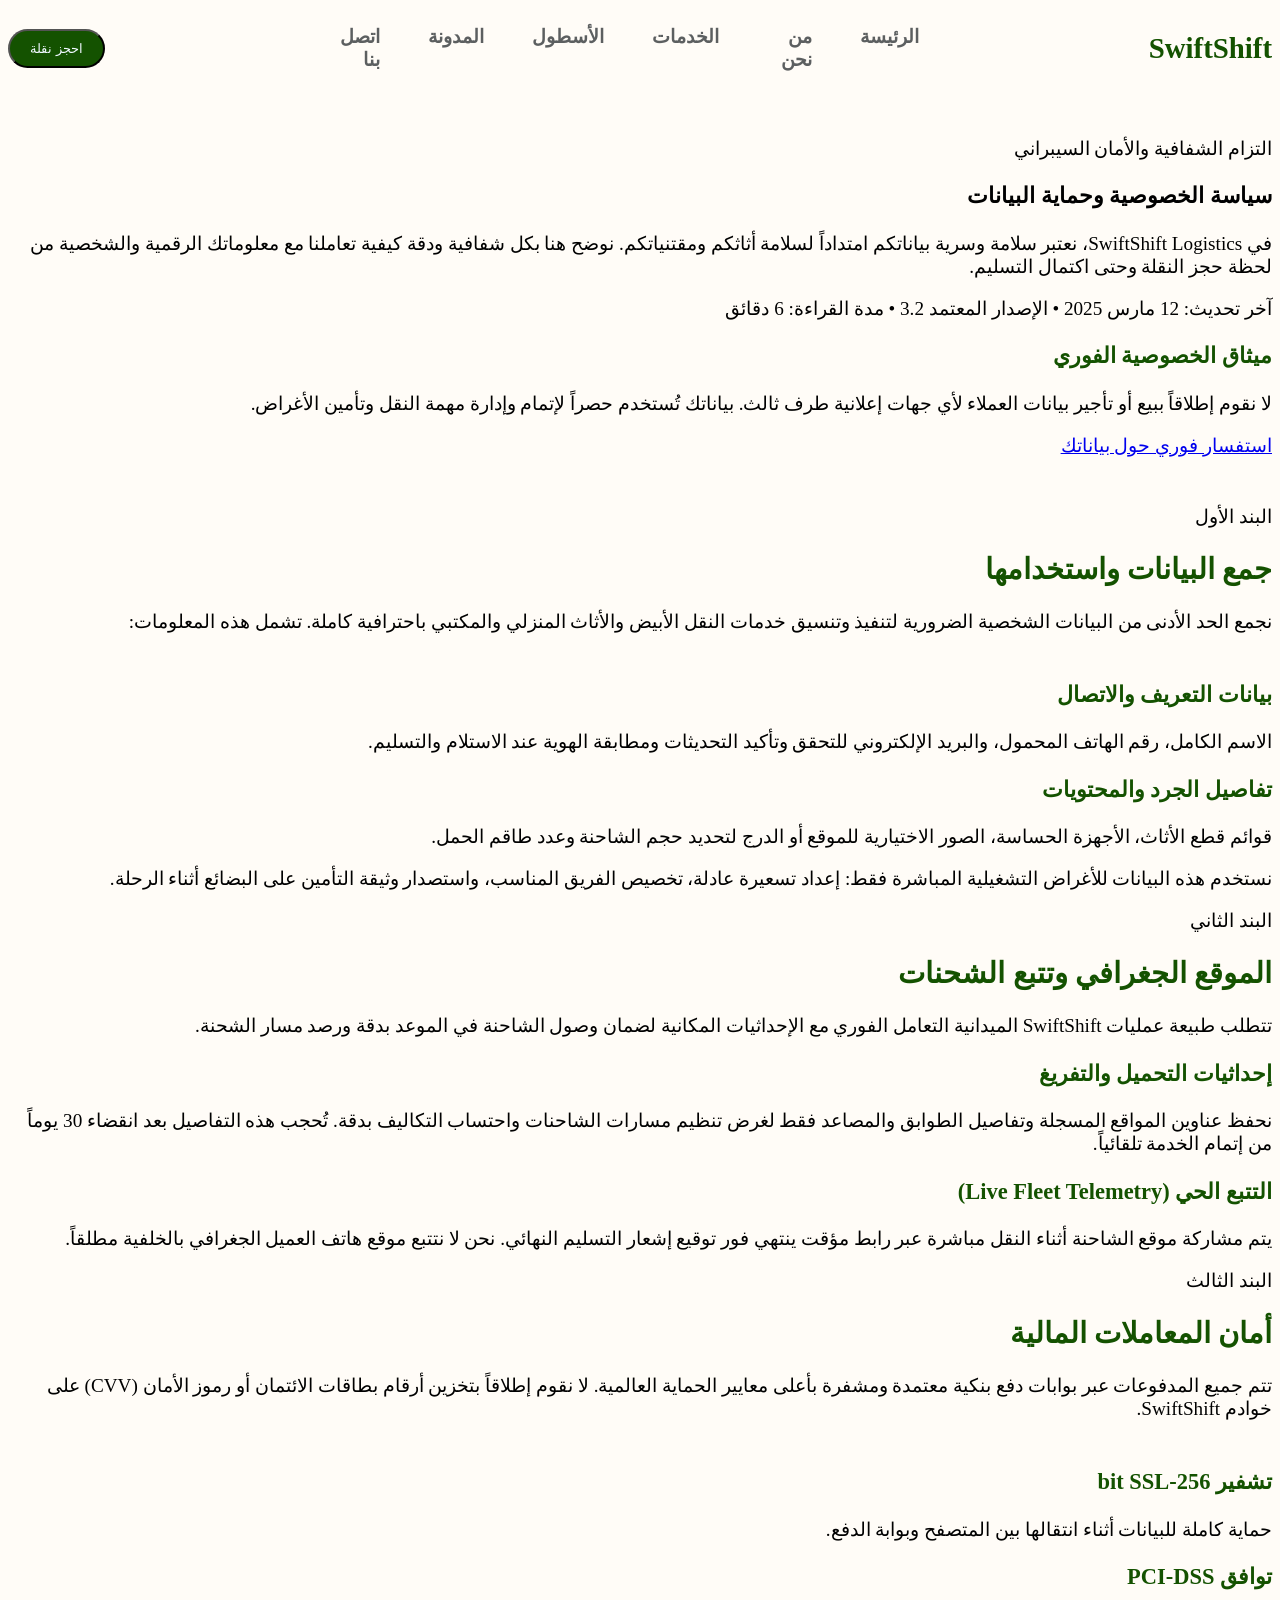
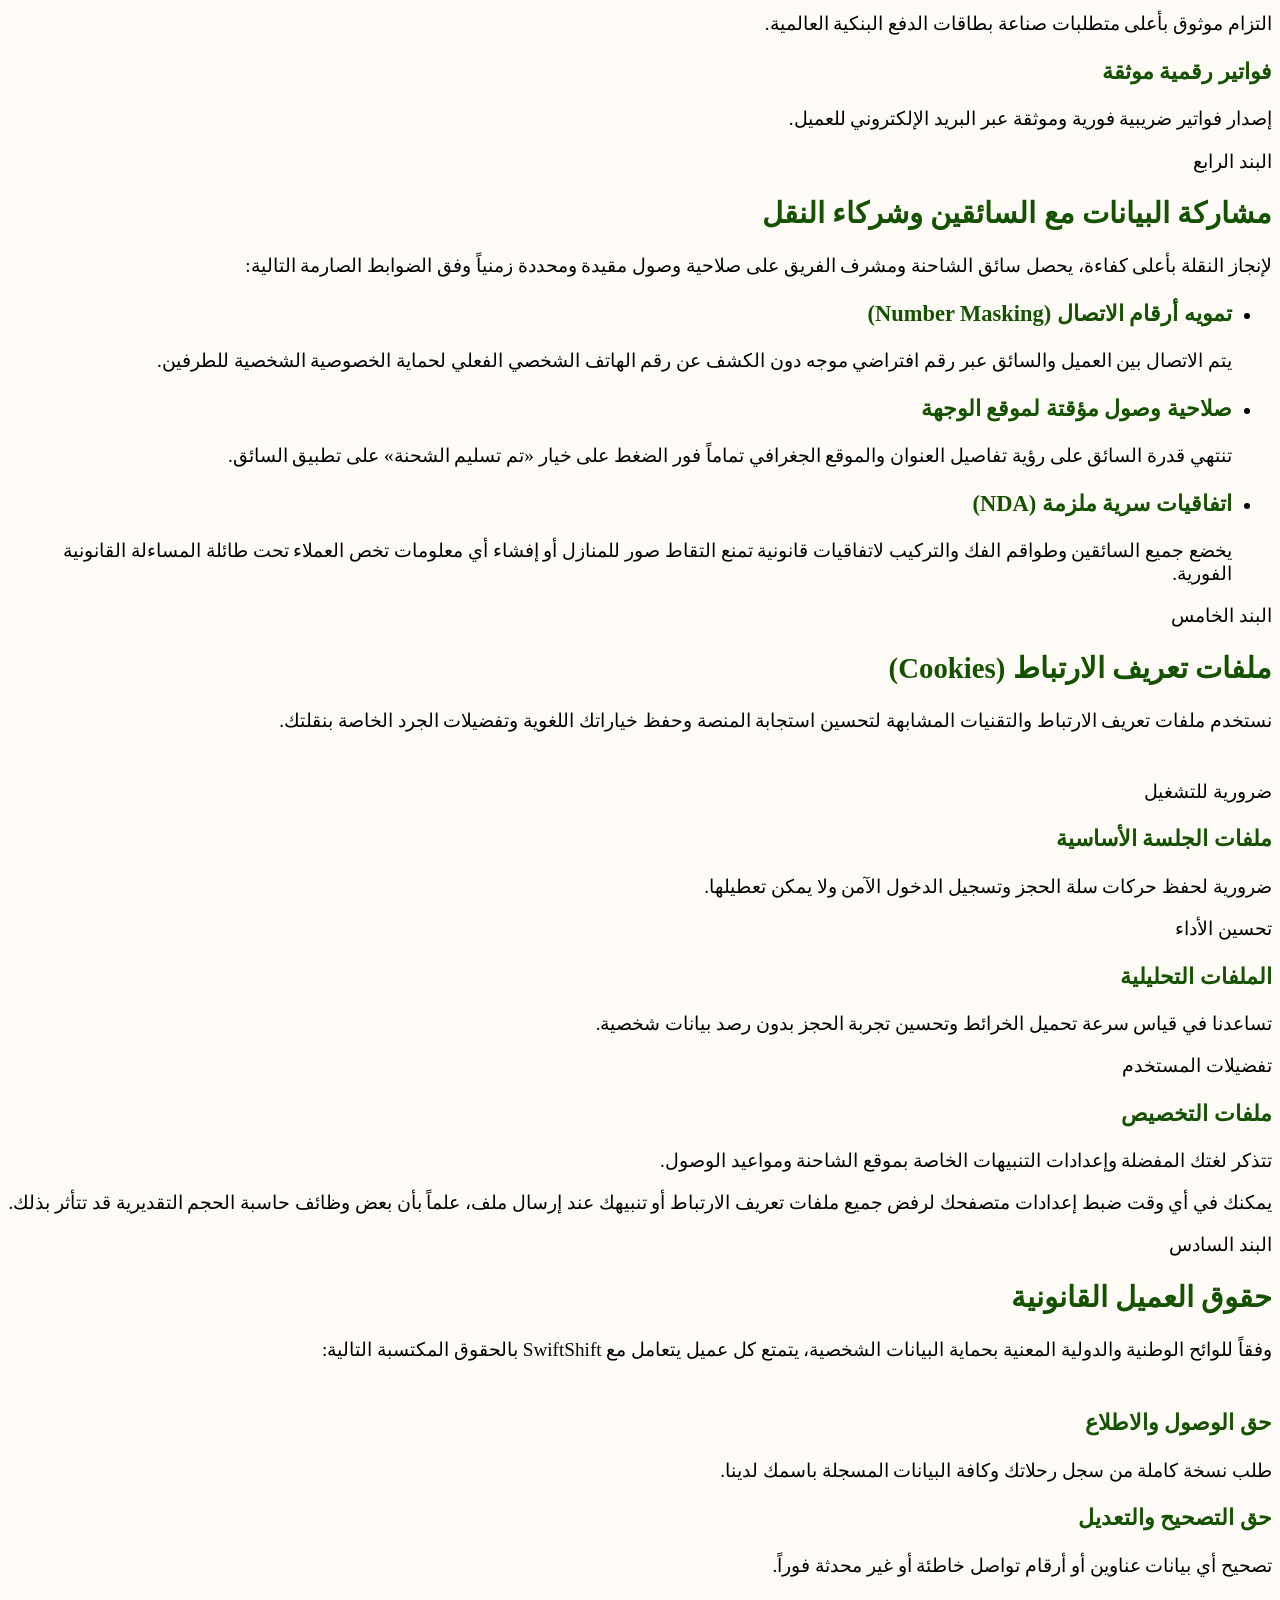
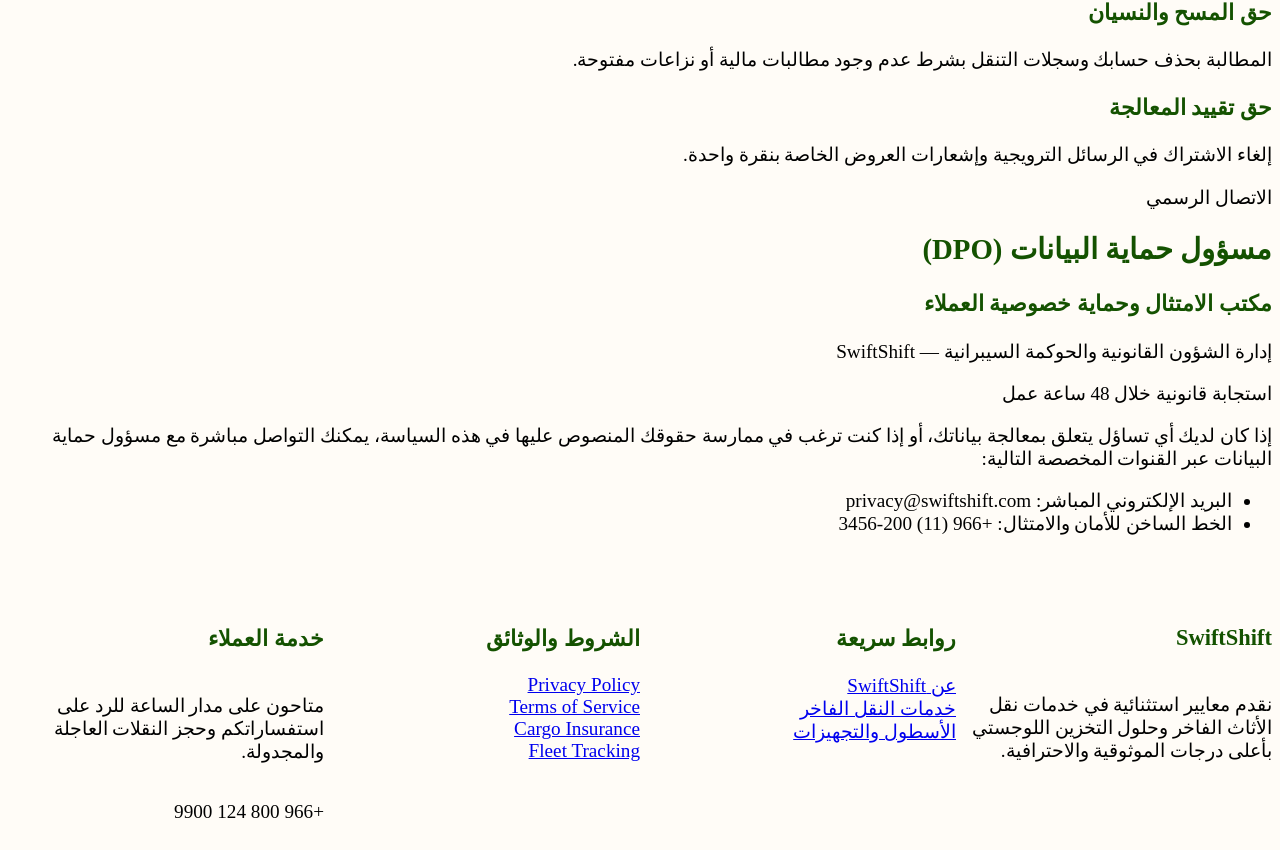
<file: html/privacy.html>
<!DOCTYPE html>
<html lang="ar" dir="rtl">
<head>
    <meta charset="UTF-8">
    <meta name="viewport" content="width=device-width, initial-scale=1.0">
    <link rel="stylesheet" href="../css/style.css">
    <title>SwiftShift - سياسة الخصوصية وحماية البيانات</title>
</head>
<body>
    <header>
        
        <nav>
            <h2>SwiftShift</h2>
            <ul>
                <li><a href="index.html">الرئيسة</a></li>
                <li><a href="about.html">من نحن</a></li>
                <li><a href="services.html">الخدمات</a></li>
                <li><a href="fleet.html">الأسطول</a></li>
                <li><a href="blog.html">المدونة</a></li>
                <li><a href="contact.html">اتصل بنا</a></li>
            </ul>
            <button>احجز نقلة</button>
        </nav>
    </header>

    <main>

        <section>
            <article>
                <p>التزام الشفافية والأمان السيبراني</p>
                <h1>سياسة الخصوصية وحماية البيانات</h1>
                <p>في SwiftShift Logistics، نعتبر سلامة وسرية بياناتكم امتداداً لسلامة أثاثكم ومقتنياتكم. نوضح هنا بكل شفافية ودقة كيفية تعاملنا مع معلوماتك الرقمية والشخصية من لحظة حجز النقلة وحتى اكتمال التسليم.</p>
                <p>آخر تحديث: 12 مارس 2025 • الإصدار المعتمد 3.2 • مدة القراءة: 6 دقائق</p>
            </article>

            <!-- ميثاق الخصوصية الفوري -->
            <aside>
                <h3>ميثاق الخصوصية الفوري</h3>
                <p>لا نقوم إطلاقاً ببيع أو تأجير بيانات العملاء لأي جهات إعلانية طرف ثالث. بياناتك تُستخدم حصراً لإتمام وإدارة مهمة النقل وتأمين الأغراض.</p>
                <a href="#dpo-contact">استفسار فوري حول بياناتك</a>
            </aside>
        </section>

        <!-- المحتوى الرئيسي للسياسة -->
        <section>
            <!-- 1. جمع البيانات واستخدامها -->
            <article id="collection-usage">
                <p>البند الأول</p>
                <h2>جمع البيانات واستخدامها</h2>
                <p>نجمع الحد الأدنى من البيانات الشخصية الضرورية لتنفيذ وتنسيق خدمات النقل الأبيض والأثاث المنزلي والمكتبي باحترافية كاملة. تشمل هذه المعلومات:</p>
                
                <section>
                    <article>
                        <h3>بيانات التعريف والاتصال</h3>
                        <p>الاسم الكامل، رقم الهاتف المحمول، والبريد الإلكتروني للتحقق وتأكيد التحديثات ومطابقة الهوية عند الاستلام والتسليم.</p>
                    </article>

                    <article>
                        <h3>تفاصيل الجرد والمحتويات</h3>
                        <p>قوائم قطع الأثاث، الأجهزة الحساسة، الصور الاختيارية للموقع أو الدرج لتحديد حجم الشاحنة وعدد طاقم الحمل.</p>
                    </article>
                </section>

                <p>نستخدم هذه البيانات للأغراض التشغيلية المباشرة فقط: إعداد تسعيرة عادلة، تخصيص الفريق المناسب، واستصدار وثيقة التأمين على البضائع أثناء الرحلة.</p>
            </article>

            <!-- 2. الموقع الجغرافي وتتبع الشحنات -->
            <article id="geo-tracking">
                <p>البند الثاني</p>
                <h2>الموقع الجغرافي وتتبع الشحنات</h2>
                <p>تتطلب طبيعة عمليات SwiftShift الميدانية التعامل الفوري مع الإحداثيات المكانية لضمان وصول الشاحنة في الموعد بدقة ورصد مسار الشحنة.</p>
                
                <div>
                    <h3>إحداثيات التحميل والتفريغ</h3>
                    <p>نحفظ عناوين المواقع المسجلة وتفاصيل الطوابق والمصاعد فقط لغرض تنظيم مسارات الشاحنات واحتساب التكاليف بدقة. تُحجب هذه التفاصيل بعد انقضاء 30 يوماً من إتمام الخدمة تلقائياً.</p>
                </div>

                <div>
                    <h3>التتبع الحي (Live Fleet Telemetry)</h3>
                    <p>يتم مشاركة موقع الشاحنة أثناء النقل مباشرة عبر رابط مؤقت ينتهي فور توقيع إشعار التسليم النهائي. نحن لا نتتبع موقع هاتف العميل الجغرافي بالخلفية مطلقاً.</p>
                </div>
            </article>

            <!-- 3. أمان المعاملات المالية -->
            <article id="financial-security">
                <p>البند الثالث</p>
                <h2>أمان المعاملات المالية</h2>
                <p>تتم جميع المدفوعات عبر بوابات دفع بنكية معتمدة ومشفرة بأعلى معايير الحماية العالمية. لا نقوم إطلاقاً بتخزين أرقام بطاقات الائتمان أو رموز الأمان (CVV) على خوادم SwiftShift.</p>
                
                <section>
                    <article>
                        <h3>تشفير 256-bit SSL</h3>
                        <p>حماية كاملة للبيانات أثناء انتقالها بين المتصفح وبوابة الدفع.</p>
                    </article>

                    <article>
                        <h3>توافق PCI-DSS</h3>
                        <p>التزام موثوق بأعلى متطلبات صناعة بطاقات الدفع البنكية العالمية.</p>
                    </article>

                    <article>
                        <h3>فواتير رقمية موثقة</h3>
                        <p>إصدار فواتير ضريبية فورية وموثقة عبر البريد الإلكتروني للعميل.</p>
                    </article>
                </section>
            </article>

            <!-- 4. مشاركة البيانات مع السائقين وشركاء النقل -->
            <article id="driver-partners">
                <p>البند الرابع</p>
                <h2>مشاركة البيانات مع السائقين وشركاء النقل</h2>
                <p>لإنجاز النقلة بأعلى كفاءة، يحصل سائق الشاحنة ومشرف الفريق على صلاحية وصول مقيدة ومحددة زمنياً وفق الضوابط الصارمة التالية:</p>
                
                <ul>
                    <li>
                        <h3>تمويه أرقام الاتصال (Number Masking)</h3>
                        <p>يتم الاتصال بين العميل والسائق عبر رقم افتراضي موجه دون الكشف عن رقم الهاتف الشخصي الفعلي لحماية الخصوصية الشخصية للطرفين.</p>
                    </li>
                    <li>
                        <h3>صلاحية وصول مؤقتة لموقع الوجهة</h3>
                        <p>تنتهي قدرة السائق على رؤية تفاصيل العنوان والموقع الجغرافي تماماً فور الضغط على خيار «تم تسليم الشحنة» على تطبيق السائق.</p>
                    </li>
                    <li>
                        <h3>اتفاقيات سرية ملزمة (NDA)</h3>
                        <p>يخضع جميع السائقين وطواقم الفك والتركيب لاتفاقيات قانونية تمنع التقاط صور للمنازل أو إفشاء أي معلومات تخص العملاء تحت طائلة المساءلة القانونية الفورية.</p>
                    </li>
                </ul>
            </article>

            <!-- 5. ملفات تعريف الارتباط Cookies -->
            <article id="cookies-policy">
                <p>البند الخامس</p>
                <h2>ملفات تعريف الارتباط (Cookies)</h2>
                <p>نستخدم ملفات تعريف الارتباط والتقنيات المشابهة لتحسين استجابة المنصة وحفظ خياراتك اللغوية وتفضيلات الجرد الخاصة بنقلتك.</p>
                
                <section>
                    <article>
                        <p>ضرورية للتشغيل</p>
                        <h3>ملفات الجلسة الأساسية</h3>
                        <p>ضرورية لحفظ حركات سلة الحجز وتسجيل الدخول الآمن ولا يمكن تعطيلها.</p>
                    </article>

                    <article>
                        <p>تحسين الأداء</p>
                        <h3>الملفات التحليلية</h3>
                        <p>تساعدنا في قياس سرعة تحميل الخرائط وتحسين تجربة الحجز بدون رصد بيانات شخصية.</p>
                    </article>

                    <article>
                        <p>تفضيلات المستخدم</p>
                        <h3>ملفات التخصيص</h3>
                        <p>تتذكر لغتك المفضلة وإعدادات التنبيهات الخاصة بموقع الشاحنة ومواعيد الوصول.</p>
                    </article>
                </section>
                <p>يمكنك في أي وقت ضبط إعدادات متصفحك لرفض جميع ملفات تعريف الارتباط أو تنبيهك عند إرسال ملف، علماً بأن بعض وظائف حاسبة الحجم التقديرية قد تتأثر بذلك.</p>
            </article>

            <!-- 6. حقوق العميل القانونية -->
            <article id="customer-rights">
                <p>البند السادس</p>
                <h2>حقوق العميل القانونية</h2>
                <p>وفقاً للوائح الوطنية والدولية المعنية بحماية البيانات الشخصية، يتمتع كل عميل يتعامل مع SwiftShift بالحقوق المكتسبة التالية:</p>
                
                <section>
                    <article>
                        <h3>حق الوصول والاطلاع</h3>
                        <p>طلب نسخة كاملة من سجل رحلاتك وكافة البيانات المسجلة باسمك لدينا.</p>
                    </article>

                    <article>
                        <h3>حق التصحيح والتعديل</h3>
                        <p>تصحيح أي بيانات عناوين أو أرقام تواصل خاطئة أو غير محدثة فوراً.</p>
                    </article>

                    <article>
                        <h3>حق المسح والنسيان</h3>
                        <p>المطالبة بحذف حسابك وسجلات التنقل بشرط عدم وجود مطالبات مالية أو نزاعات مفتوحة.</p>
                    </article>

                    <article>
                        <h3>حق تقييد المعالجة</h3>
                        <p>إلغاء الاشتراك في الرسائل الترويجية وإشعارات العروض الخاصة بنقرة واحدة.</p>
                    </article>
                </section>
            </article>

            <!-- 7. مسئول حماية البيانات DPO -->
            <article id="dpo-contact">
                <p>الاتصال الرسمي</p>
                <h2>مسؤول حماية البيانات (DPO)</h2>
                <h3>مكتب الامتثال وحماية خصوصية العملاء</h3>
                <p>إدارة الشؤون القانونية والحوكمة السيبرانية — SwiftShift</p>
                <p>استجابة قانونية خلال 48 ساعة عمل</p>
                <p>إذا كان لديك أي تساؤل يتعلق بمعالجة بياناتك، أو إذا كنت ترغب في ممارسة حقوقك المنصوص عليها في هذه السياسة، يمكنك التواصل مباشرة مع مسؤول حماية البيانات عبر القنوات المخصصة التالية:</p>

                <ul>
                    <li>البريد الإلكتروني المباشر: privacy@swiftshift.com</li>
                    <li>الخط الساخن للأمان والامتثال: +966 (11) 200-3456</li>
                </ul>

            </article>
        </section>
    </main>

    <footer>
        <section>
            <h3>SwiftShift</h3>
            <p>نقدم معايير استثنائية في خدمات نقل الأثاث الفاخر وحلول التخزين اللوجستي بأعلى درجات الموثوقية والاحترافية.</p>
        </section>

        <section>
            <h3>روابط سريعة</h3>
            <a href="about.html">عن SwiftShift</a>
            <a href="#">خدمات النقل الفاخر</a>
            <a href="fleet.html">الأسطول والتجهيزات</a>
        </section>

        <section>
            <h3>الشروط والوثائق</h3>
            <a href="privacy.html">Privacy Policy</a>
            <a href="terms.html">Terms of Service</a>
            <a href="#">Cargo Insurance</a>
            <a href="fleet.html">Fleet Tracking</a>
        </section>

        <section>
            <h3>خدمة العملاء</h3>
            <p>متاحون على مدار الساعة للرد على استفساراتكم وحجز النقلات العاجلة والمجدولة.</p>
            <p>+966 800 124 9900</p>
        </section>
    </footer>
</body>
</html>
</file>
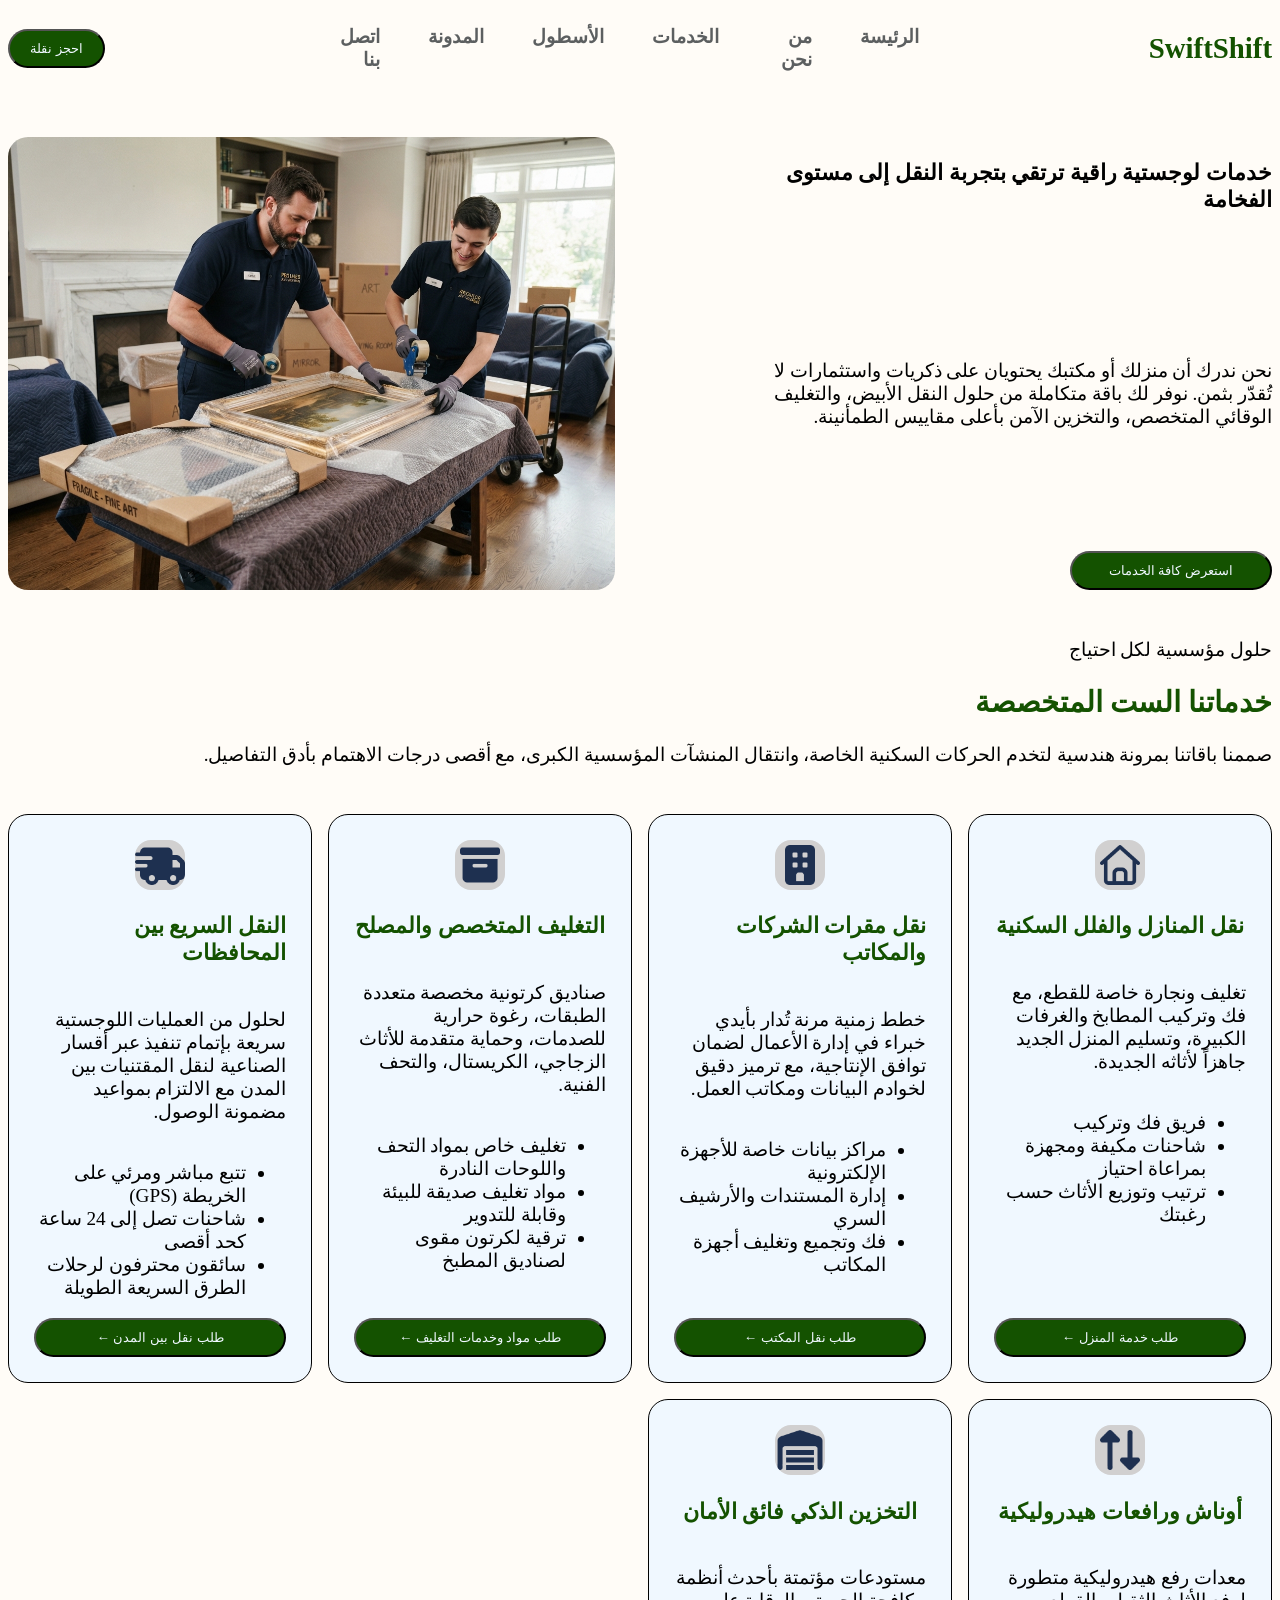
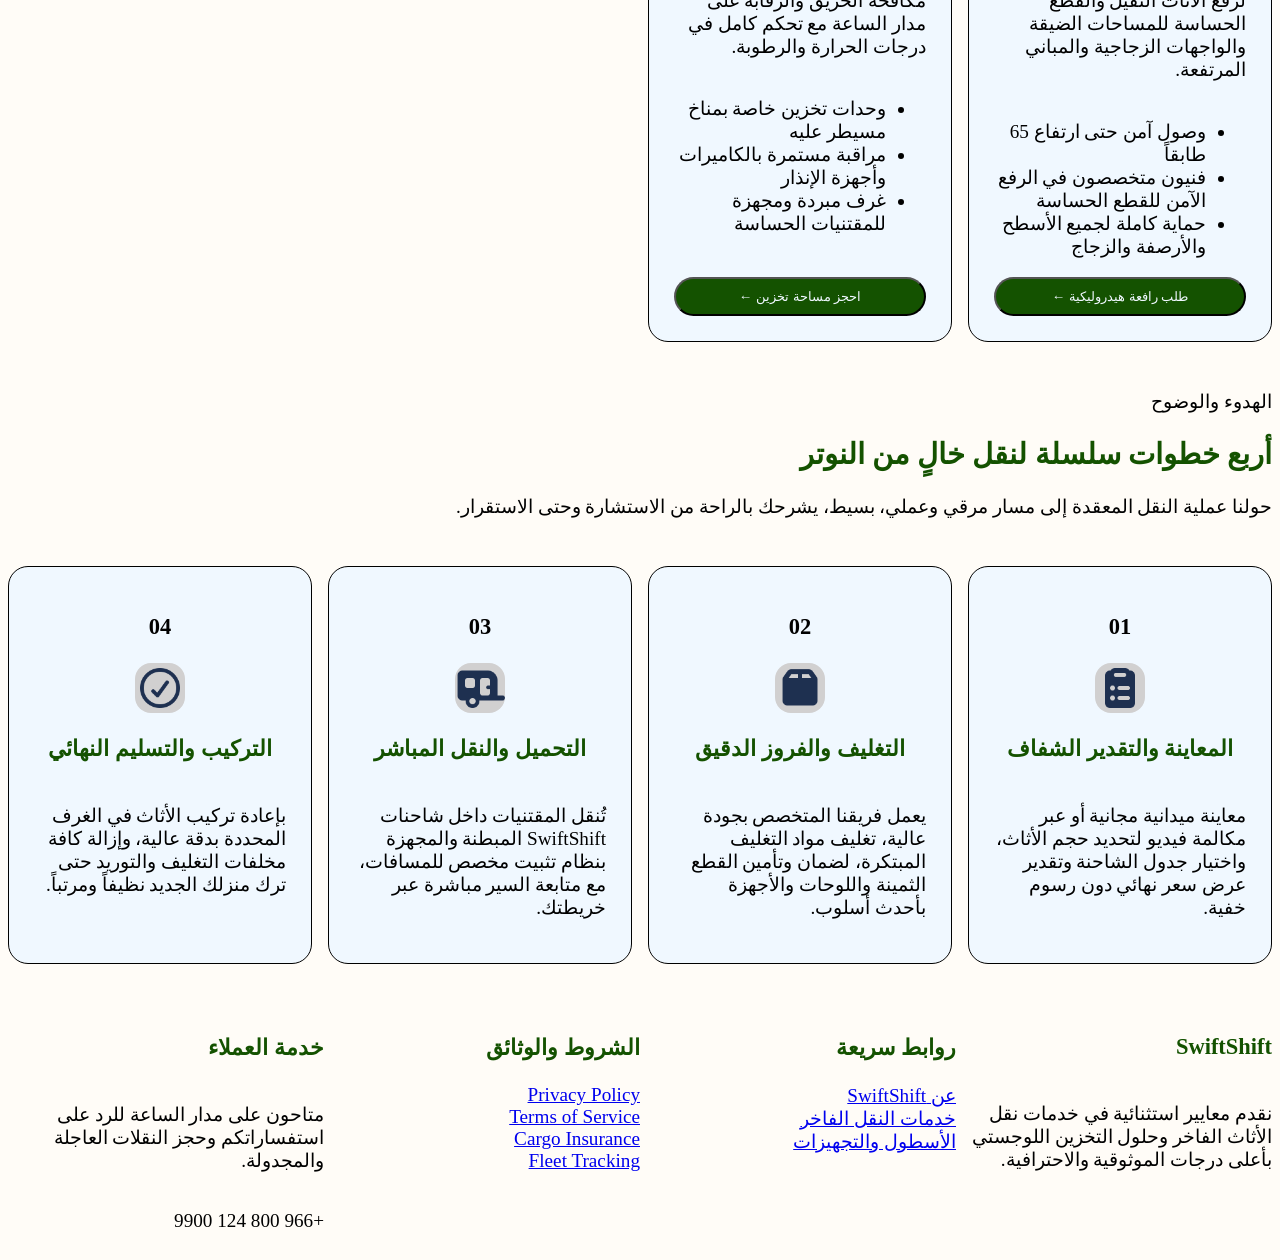
<file: html/services.html>
<!DOCTYPE html>
<html lang="ar" dir="rtl">
<head>
    <meta charset="UTF-8">
    <meta name="viewport" content="width=device-width, initial-scale=1.0">
    <link rel="stylesheet" href="../css/style.css">
    <title>Services</title>
</head>
<body>
    <header>
        
        <nav>
            <h2>SwiftShift</h2>
            <ul>
                <li><a href="index.html">الرئيسة</a></li>
                <li><a href="about.html">من نحن</a></li>
                <li><a href="services.html">الخدمات</a></li>
                <li><a href="fleet.html">الأسطول</a></li>
                <li><a href="blog.html">المدونة</a></li>
                <li><a href="contact.html">اتصل بنا</a></li>
            </ul>
            <button>احجز نقلة</button>
        </nav>
    </header>
    <main>
        <section class="hero">

            <article class="right">
                <h1>خدمات لوجستية راقية ترتقي بتجربة النقل إلى مستوى الفخامة</h1>
                <p>نحن ندرك أن منزلك أو مكتبك يحتويان على ذكريات واستثمارات لا تُقدّر بثمن. نوفر لك باقة متكاملة من حلول النقل الأبيض، والتغليف الوقائي المتخصص، والتخزين الآمن بأعلى مقاييس الطمأنينة.</p>
                <button>استعرض كافة الخدمات</button>
            </article>
        

            
            <img src="../assets/images/screen1.png" alt="img">
        </section>

        <section >
            <article  class="cardsT">
                <p>حلول مؤسسية لكل احتياج</p>
                <h2>خدماتنا الست المتخصصة</h2>
                <p>صممنا باقاتنا بمرونة هندسية لتخدم الحركات السكنية الخاصة، وانتقال المنشآت المؤسسية الكبرى، مع أقصى درجات الاهتمام بأدق التفاصيل.</p>
            </article>
    
            <section  class="cards">
             
                <div class="card">
                    <img height="50px" src="../assets/images/house-regular.png" alt="house image">
                    <h3>نقل المنازل والفلل السكنية</h3>
                    <p>تغليف ونجارة خاصة للقطع، مع فك وتركيب المطابخ والغرفات الكبيرة، وتسليم المنزل الجديد جاهزاً لأثاثه الجديدة.</p>
                    
                    <ul>
                        <li>فريق فك وتركيب</li>
                        <li>شاحنات مكيفة ومجهزة بمراعاة احتياز</li>
                        <li>ترتيب وتوزيع الأثاث حسب رغبتك</li>
                    </ul>
                    <button >طلب خدمة المنزل ←</button>
                </div>
        
               
                <div class="card">
                    <img height="50px" src="../assets/images/building-solid.png" alt="building image">
                    <h3>نقل مقرات الشركات والمكاتب</h3>
                    <p>خطط زمنية مرنة تُدار بأيدي خبراء في إدارة الأعمال لضمان توافق الإنتاجية، مع ترميز دقيق لخوادم البيانات ومكاتب العمل.</p>
                    <ul>
                        <li>مراكز بيانات خاصة للأجهزة الإلكترونية</li>
                        <li>إدارة المستندات والأرشيف السري</li>
                        <li>فك وتجميع وتغليف أجهزة المكاتب</li>
                    </ul>
                    <button >طلب نقل المكتب ←</button>
                </div>
        
                
                <div class="card">
                    <img height="50px" src="../assets/images/box-archive-solid.png" alt="box image">
                    <h3>التغليف المتخصص والمصلح</h3>
                    <p>صناديق كرتونية مخصصة متعددة الطبقات، رغوة حرارية للصدمات، وحماية متقدمة للأثاث الزجاجي، الكريستال، والتحف الفنية.</p>
                    <ul>
                        <li>تغليف خاص بمواد التحف واللوحات النادرة</li>
                        <li>مواد تغليف صديقة للبيئة وقابلة للتدوير</li>
                        <li>ترقية لكرتون مقوى لصناديق المطبخ</li>
                    </ul>
                    <button >طلب مواد وخدمات التغليف ←</button>
                </div>

                
                <div class="card">
                    <img height="50px" src="../assets/images/truck-fast-solid.png" alt="truck">
                    <h3>النقل السريع بين المحافظات</h3>
                    <p>لحلول من العمليات اللوجستية سريعة بإتمام تنفيذ عبر أقسار الصناعية لنقل المقتنيات بين المدن مع الالتزام بمواعيد مضمونة الوصول.</p>
                    <ul>
                        <li>تتبع مباشر ومرئي على الخريطة (GPS)</li>
                        <li>شاحنات تصل إلى 24 ساعة كحد أقصى</li>
                        <li>سائقون محترفون لرحلات الطرق السريعة الطويلة</li>
                    </ul>
                    <button>طلب نقل بين المدن ←</button>
                </div>
        
               
                <div class="card">
                    <img height="50px" src="../assets/images/up-down-solid.png" alt="warehouse">
                    <h3>أوناش ورافعات هيدروليكية</h3>
                    <p>معدات رفع هيدروليكية متطورة لرفع الأثاث الثقيل والقطع الحساسة للمساحات الضيقة والواجهات الزجاجية والمباني المرتفعة.</p>
                    <ul>
                        <li>وصول آمن حتى ارتفاع 65 طابقاً</li>
                        <li>فنيون متخصصون في الرفع الآمن للقطع الحساسة</li>
                        <li>حماية كاملة لجميع الأسطح والأرصفة والزجاج</li>
                    </ul>
                    <button >طلب رافعة هيدروليكية ←</button>
                </div>
        
                
                <div class="card" >
                    <img height="50px" src="../assets/images/warehouse-solid.png" alt="truck">
                    <h3>التخزين الذكي فائق الأمان</h3>
                    <p>مستودعات مؤتمتة بأحدث أنظمة مكافحة الحريق والرقابة على مدار الساعة مع تحكم كامل في درجات الحرارة والرطوبة.</p>
                    <ul>
                        <li>وحدات تخزين خاصة بمناخ مسيطر عليه</li>
                        <li>مراقبة مستمرة بالكاميرات وأجهزة الإنذار</li>
                        <li>غرف مبردة ومجهزة للمقتنيات الحساسة</li>
                    </ul>
                    <button>احجز مساحة تخزين ←</button>
                </div>
            </section>
        </section>

        <section >
            <article>
                <p>الهدوء  والوضوح</p>
                <h2>أربع خطوات سلسلة لنقل خالٍ من النوتر</h2>
                <p>حولنا عملية النقل المعقدة إلى مسار مرقي وعملي، بسيط، يشرحك بالراحة من الاستشارة وحتى الاستقرار.</p>
            </article>
        
            <section class="cards">

                <div class="card">
                    <h1>01</h1>
                    <img height="50" width="50" src="../assets/images/clipboard-list-solid.png" alt="clipboard icon">
                    <h3>المعاينة والتقدير الشفاف</h3>
                    <p>معاينة ميدانية مجانية أو عبر مكالمة فيديو لتحديد حجم الأثاث، واختيار جدول الشاحنة وتقدير عرض سعر نهائي دون رسوم خفية.</p>
                </div>
        

                <div class="card">
                    <h1>02</h1>
                    <img height="50" width="50" src="../assets/images/box-solid.png" alt="box icon">
                    <h3>التغليف والفروز الدقيق</h3>
                    <p>يعمل فريقنا المتخصص بجودة عالية، تغليف مواد التغليف المبتكرة، لضمان وتأمين القطع الثمينة واللوحات والأجهزة بأحدث أسلوب.</p>
                </div>
        
            
                <div class="card">
                    <h1>03</h1>
                    <img height="50" width="50" src="../assets/images/caravan-solid.png" alt="truck icon">
                    <h3>التحميل والنقل المباشر</h3>
                    <p>تُنقل المقتنيات داخل شاحنات SwiftShift المبطنة والمجهزة بنظام تثبيت مخصص للمسافات، مع متابعة السير مباشرة عبر خريطتك.</p>
                </div>
        

                <div class="card">
                    <h1>04</h1>
                    <img height="50" width="50" src="../assets/images/circle-check-regular.png" alt="check icon">
                    <h3>التركيب والتسليم النهائي</h3>
                    <p>بإعادة تركيب الأثاث في الغرف المحددة بدقة عالية، وإزالة كافة مخلفات التغليف والتوريد حتى ترك منزلك الجديد نظيفاً ومرتباً.</p>
                </div>
            </section>
        </section>

       

        
    </main>
    <footer>
        <section>
            <h3>SwiftShift</h3>
            <p>نقدم معايير استثنائية في خدمات نقل الأثاث الفاخر وحلول التخزين اللوجستي بأعلى درجات الموثوقية والاحترافية.</p>
        </section>

        <section>
            <h3>روابط سريعة</h3>
            <a href="about.html">عن SwiftShift</a>
            <a href="#">خدمات النقل الفاخر</a>
            <a href="fleet.html">الأسطول والتجهيزات</a>
        </section>

        <section>
            <h3>الشروط والوثائق</h3>
            <a href="privacy.html">Privacy Policy</a>
            <a href="terms.html">Terms of Service</a>
            <a href="#">Cargo Insurance</a>
            <a href="fleet.html">Fleet Tracking</a>
            </section>

        <section>
            <h3>خدمة العملاء</h3>
            <p>متاحون على مدار الساعة للرد على استفساراتكم وحجز النقلات العاجلة والمجدولة.</p>
            <p>+966 800 124 9900</p>
        </section>
    </footer>
</body>
</html>
</file>
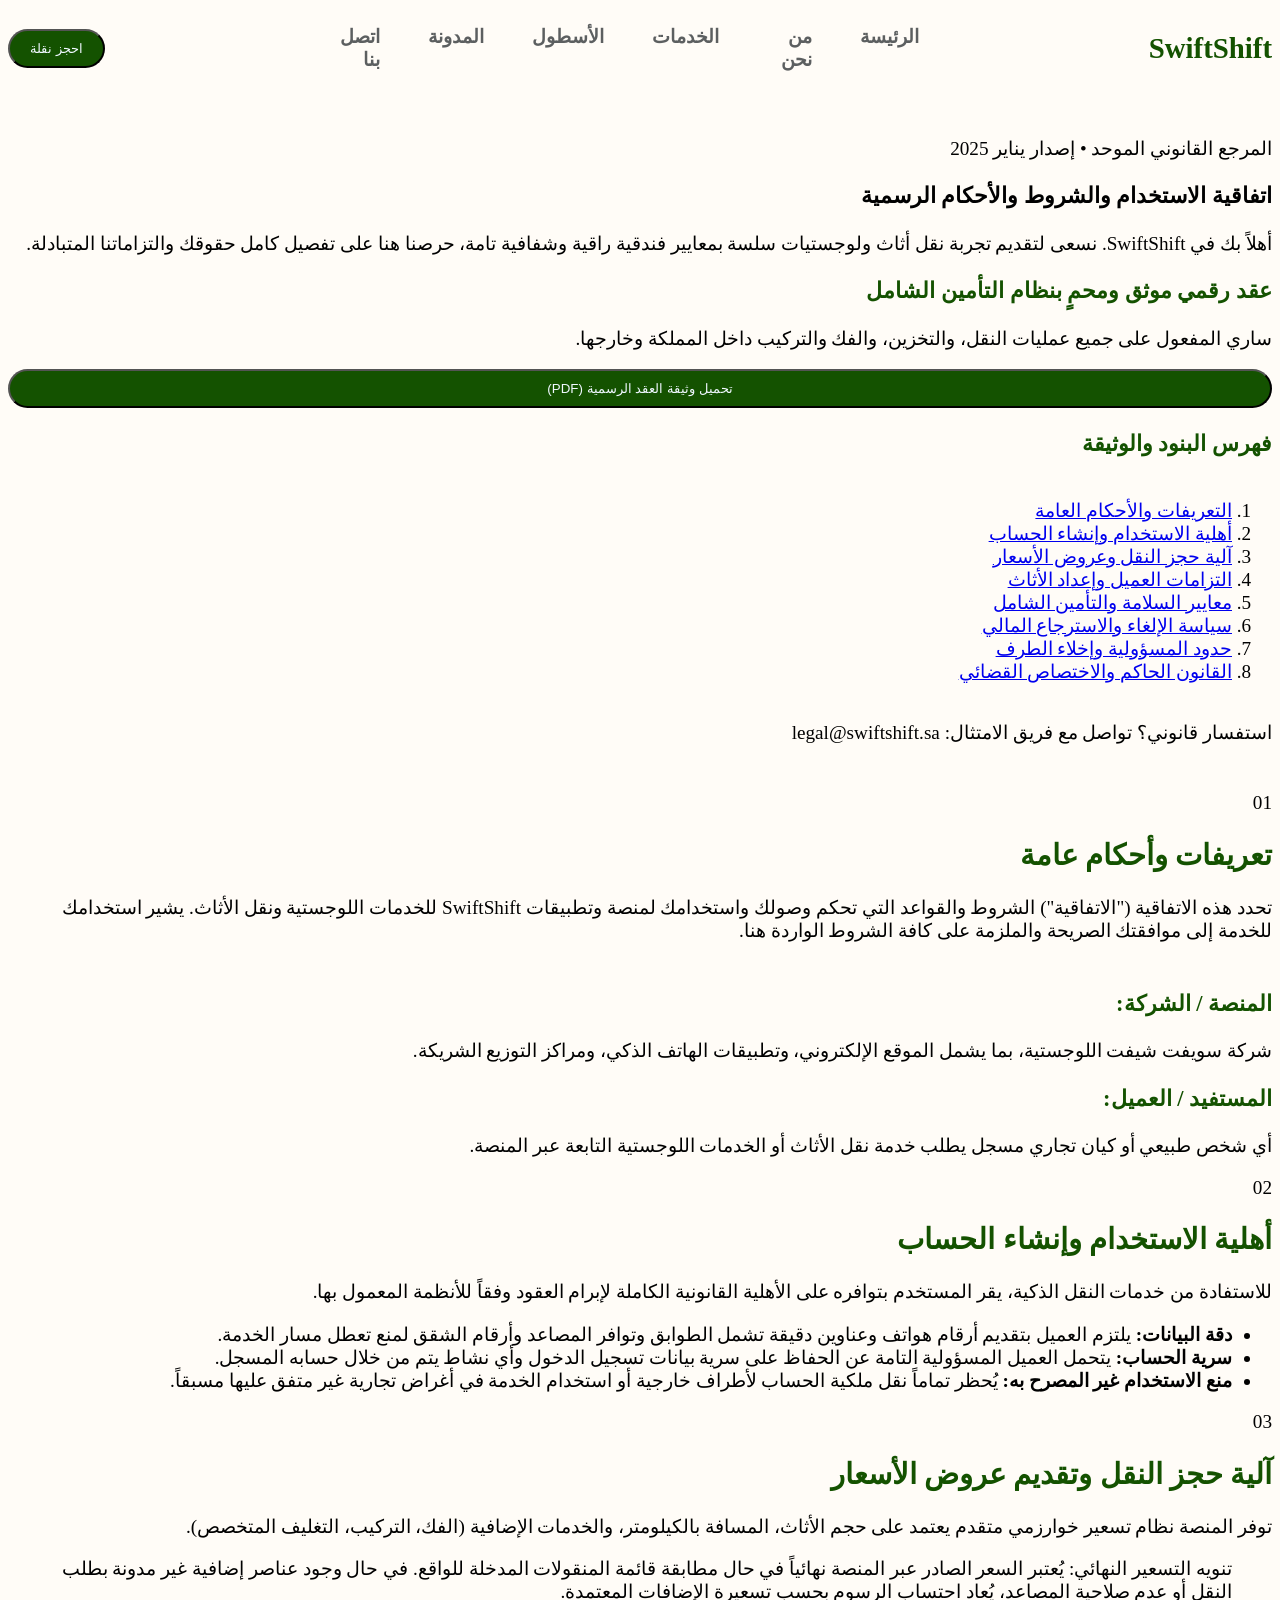
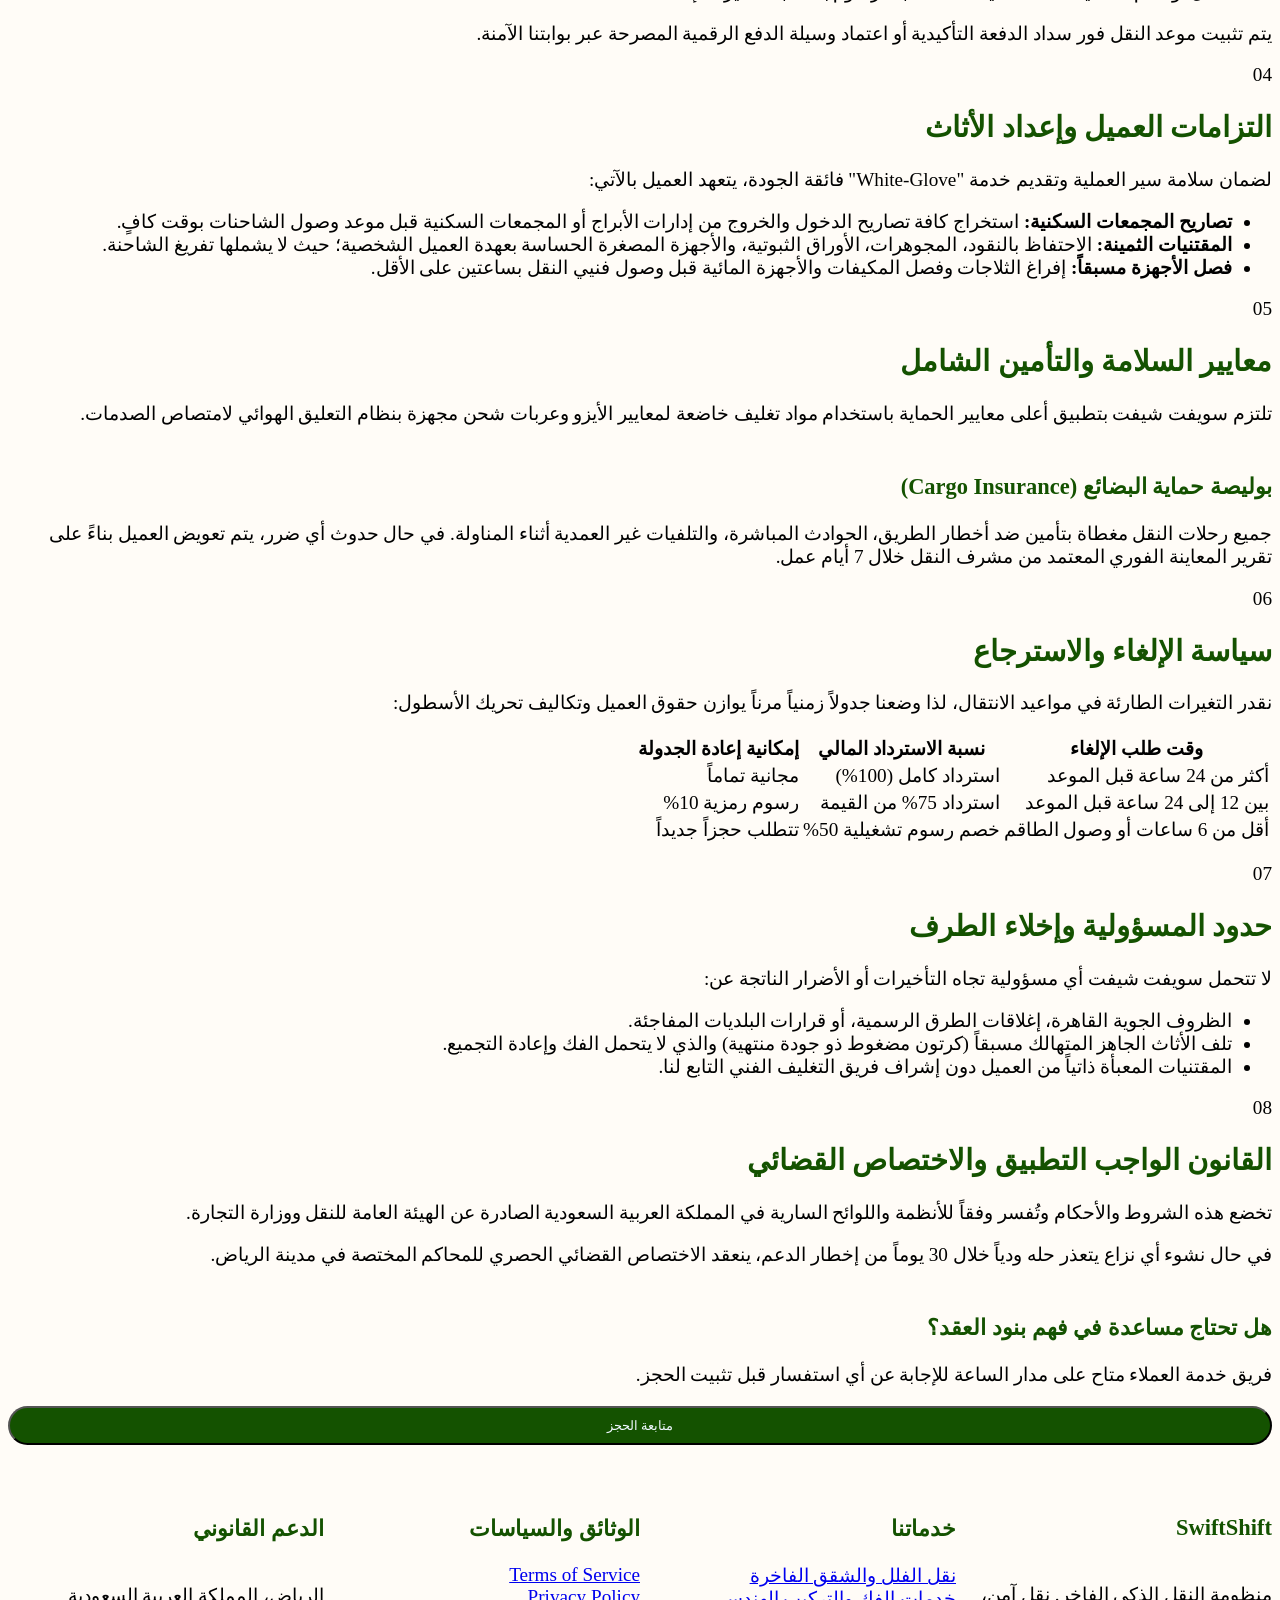
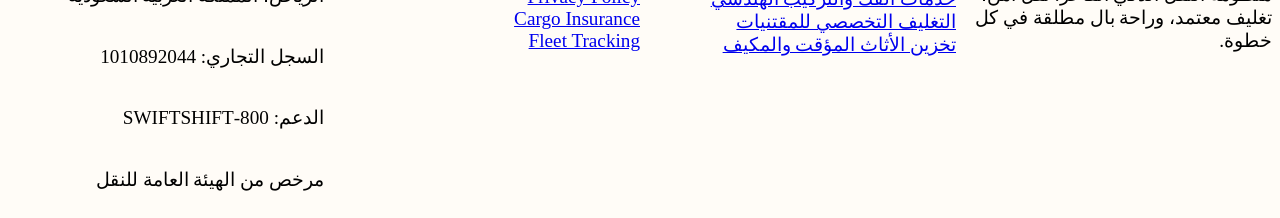
<file: html/terms.html>
<!DOCTYPE html>
<html lang="ar" dir="rtl">
<head>
    <meta charset="UTF-8">   
    <link rel="stylesheet" href="../css/style.css">
    <meta name="viewport" content="width=device-width, initial-scale=1.0">
    <title>اتفاقية الاستخدام والشروط والأحكام الرسمية - SwiftShift</title>
</head>
<body>
    <header>

        <nav>
            <h2>SwiftShift</h2>
            <ul>
                <li><a href="index.html">الرئيسة</a></li>
                <li><a href="about.html">من نحن</a></li>
                <li><a href="services.html">الخدمات</a></li>
                <li><a href="fleet.html">الأسطول</a></li>
                <li><a href="blog.html">المدونة</a></li>
                <li><a href="contact.html">اتصل بنا</a></li>
            </ul>
            <button>احجز نقلة</button>
        </nav>
    </header>

    <main>
        <section>
            <article>
                <p>المرجع القانوني الموحد • إصدار يناير 2025</p>
                <h1>اتفاقية الاستخدام والشروط والأحكام الرسمية</h1>
                <p>أهلاً بك في SwiftShift. نسعى لتقديم تجربة نقل أثاث ولوجستيات سلسة بمعايير فندقية راقية وشفافية تامة، حرصنا هنا على تفصيل كامل حقوقك والتزاماتنا المتبادلة.</p>
                
                <div>
                    <h3>عقد رقمي موثق ومحمٍ بنظام التأمين الشامل</h3>
                    <p>ساري المفعول على جميع عمليات النقل، والتخزين، والفك والتركيب داخل المملكة وخارجها.</p>
                    <button>تحميل وثيقة العقد الرسمية (PDF)</button>
                </div>
            </article>

  
            <aside>
                <h3>فهرس البنود والوثيقة</h3>
                <nav>
                    <ol>
                        <li><a href="#section-1">التعريفات والأحكام العامة</a></li>
                        <li><a href="#section-2">أهلية الاستخدام وإنشاء الحساب</a></li>
                        <li><a href="#section-3">آلية حجز النقل وعروض الأسعار</a></li>
                        <li><a href="#section-4">التزامات العميل وإعداد الأثاث</a></li>
                        <li><a href="#section-5">معايير السلامة والتأمين الشامل</a></li>
                        <li><a href="#section-6">سياسة الإلغاء والاسترجاع المالي</a></li>
                        <li><a href="#section-7">حدود المسؤولية وإخلاء الطرف</a></li>
                        <li><a href="#section-8">القانون الحاكم والاختصاص القضائي</a></li>
                    </ol>
                </nav>
                <p>استفسار قانوني؟ تواصل مع فريق الامتثال: legal@swiftshift.sa</p>
            </aside>
        </section>


        <section>
            <article id="section-1">
                <p>01</p>
                <h2>تعريفات وأحكام عامة</h2>
                <p>تحدد هذه الاتفاقية ("الاتفاقية") الشروط والقواعد التي تحكم وصولك واستخدامك لمنصة وتطبيقات SwiftShift للخدمات اللوجستية ونقل الأثاث. يشير استخدامك للخدمة إلى موافقتك الصريحة والملزمة على كافة الشروط الواردة هنا.</p>
                
                <section>
                    <article>
                        <h3>المنصة / الشركة:</h3>
                        <p>شركة سويفت شيفت اللوجستية، بما يشمل الموقع الإلكتروني، وتطبيقات الهاتف الذكي، ومراكز التوزيع الشريكة.</p>
                    </article>

                    <article>
                        <h3>المستفيد / العميل:</h3>
                        <p>أي شخص طبيعي أو كيان تجاري مسجل يطلب خدمة نقل الأثاث أو الخدمات اللوجستية التابعة عبر المنصة.</p>
                    </article>
                </section>
            </article>

            <article id="section-2">
                <p>02</p>
                <h2>أهلية الاستخدام وإنشاء الحساب</h2>
                <p>للاستفادة من خدمات النقل الذكية، يقر المستخدم بتوافره على الأهلية القانونية الكاملة لإبرام العقود وفقاً للأنظمة المعمول بها.</p>

                <ul>
                    <li>
                        <strong>دقة البيانات:</strong> يلتزم العميل بتقديم أرقام هواتف وعناوين دقيقة تشمل الطوابق وتوافر المصاعد وأرقام الشقق لمنع تعطل مسار الخدمة.
                    </li>
                    <li>
                        <strong>سرية الحساب:</strong> يتحمل العميل المسؤولية التامة عن الحفاظ على سرية بيانات تسجيل الدخول وأي نشاط يتم من خلال حسابه المسجل.
                    </li>
                    <li>
                        <strong>منع الاستخدام غير المصرح به:</strong> يُحظر تماماً نقل ملكية الحساب لأطراف خارجية أو استخدام الخدمة في أغراض تجارية غير متفق عليها مسبقاً.
                    </li>
                </ul>
            </article>

            <article id="section-3">
                <p>03</p>
                <h2>آلية حجز النقل وتقديم عروض الأسعار</h2>
                <p>توفر المنصة نظام تسعير خوارزمي متقدم يعتمد على حجم الأثاث، المسافة بالكيلومتر، والخدمات الإضافية (الفك، التركيب، التغليف المتخصص).</p>
                
                <blockquote>
                    <p>تنويه التسعير النهائي: يُعتبر السعر الصادر عبر المنصة نهائياً في حال مطابقة قائمة المنقولات المدخلة للواقع. في حال وجود عناصر إضافية غير مدونة بطلب النقل أو عدم صلاحية المصاعد، يُعاد احتساب الرسوم بحسب تسعيرة الإضافات المعتمدة.</p>
                </blockquote>

                <p>يتم تثبيت موعد النقل فور سداد الدفعة التأكيدية أو اعتماد وسيلة الدفع الرقمية المصرحة عبر بوابتنا الآمنة.</p>
            </article>

            <article id="section-4">
                <p>04</p>
                <h2>التزامات العميل وإعداد الأثاث</h2>
                <p>لضمان سلامة سير العملية وتقديم خدمة "White-Glove" فائقة الجودة، يتعهد العميل بالآتي:</p>

                <ul>
                    <li>
                        <strong>تصاريح المجمعات السكنية:</strong> استخراج كافة تصاريح الدخول والخروج من إدارات الأبراج أو المجمعات السكنية قبل موعد وصول الشاحنات بوقت كافٍ.
                    </li>
                    <li>
                        <strong>المقتنيات الثمينة:</strong> الاحتفاظ بالنقود، المجوهرات، الأوراق الثبوتية، والأجهزة المصغرة الحساسة بعهدة العميل الشخصية؛ حيث لا يشملها تفريغ الشاحنة.
                    </li>
                    <li>
                        <strong>فصل الأجهزة مسبقاً:</strong> إفراغ الثلاجات وفصل المكيفات والأجهزة المائية قبل وصول فنيي النقل بساعتين على الأقل.
                    </li>
                </ul>
            </article>

            <article id="section-5">
                <p>05</p>
                <h2>معايير السلامة والتأمين الشامل</h2>
                <p>تلتزم سويفت شيفت بتطبيق أعلى معايير الحماية باستخدام مواد تغليف خاضعة لمعايير الأيزو وعربات شحن مجهزة بنظام التعليق الهوائي لامتصاص الصدمات.</p>

                <section>
                    <h3>بوليصة حماية البضائع (Cargo Insurance)</h3>
                    <p>جميع رحلات النقل مغطاة بتأمين ضد أخطار الطريق، الحوادث المباشرة، والتلفيات غير العمدية أثناء المناولة. في حال حدوث أي ضرر، يتم تعويض العميل بناءً على تقرير المعاينة الفوري المعتمد من مشرف النقل خلال 7 أيام عمل.</p>
                </section>
            </article>

            <article id="section-6">
                <p>06</p>
                <h2>سياسة الإلغاء والاسترجاع</h2>
                <p>نقدر التغيرات الطارئة في مواعيد الانتقال، لذا وضعنا جدولاً زمنياً مرناً يوازن حقوق العميل وتكاليف تحريك الأسطول:</p>

                <table>
                    <thead>
                        <tr>
                            <th>وقت طلب الإلغاء</th>
                            <th>نسبة الاسترداد المالي</th>
                            <th>إمكانية إعادة الجدولة</th>
                        </tr>
                    </thead>
                    <tbody>
                        <tr>
                            <td>أكثر من 24 ساعة قبل الموعد</td>
                            <td>استرداد كامل (100%)</td>
                            <td>مجانية تماماً</td>
                        </tr>
                        <tr>
                            <td>بين 12 إلى 24 ساعة قبل الموعد</td>
                            <td>استرداد 75% من القيمة</td>
                            <td>رسوم رمزية 10%</td>
                        </tr>
                        <tr>
                            <td>أقل من 6 ساعات أو وصول الطاقم</td>
                            <td>خصم رسوم تشغيلية 50%</td>
                            <td>تتطلب حجزاً جديداً</td>
                        </tr>
                    </tbody>
                </table>
            </article>

            <article id="section-7">
                <p>07</p>
                <h2>حدود المسؤولية وإخلاء الطرف</h2>
                <p>لا تتحمل سويفت شيفت أي مسؤولية تجاه التأخيرات أو الأضرار الناتجة عن:</p>

                <ul>
                    <li>الظروف الجوية القاهرة، إغلاقات الطرق الرسمية، أو قرارات البلديات المفاجئة.</li>
                    <li>تلف الأثاث الجاهز المتهالك مسبقاً (كرتون مضغوط ذو جودة منتهية) والذي لا يتحمل الفك وإعادة التجميع.</li>
                    <li>المقتنيات المعبأة ذاتياً من العميل دون إشراف فريق التغليف الفني التابع لنا.</li>
                </ul>
            </article>

            <article id="section-8">
                <p>08</p>
                <h2>القانون الواجب التطبيق والاختصاص القضائي</h2>
                <p>تخضع هذه الشروط والأحكام وتُفسر وفقاً للأنظمة واللوائح السارية في المملكة العربية السعودية الصادرة عن الهيئة العامة للنقل ووزارة التجارة.</p>
                <p>في حال نشوء أي نزاع يتعذر حله ودياً خلال 30 يوماً من إخطار الدعم، ينعقد الاختصاص القضائي الحصري للمحاكم المختصة في مدينة الرياض.</p>
            </article>

            <section>
                <h3>هل تحتاج مساعدة في فهم بنود العقد؟</h3>
                <p>فريق خدمة العملاء متاح على مدار الساعة للإجابة عن أي استفسار قبل تثبيت الحجز.</p>
                <button>متابعة الحجز</button>
            </section>
        </section>
    </main>

    <footer>
        <section>
            <h3>SwiftShift</h3>
            <p>منظومة النقل الذكي الفاخر. نقل آمن، تغليف معتمد، وراحة بال مطلقة في كل خطوة.</p>
        </section>

        <section>
            <h3>خدماتنا</h3>
            <a href="services.html">نقل الفلل والشقق الفاخرة</a>
            <a href="services.html">خدمات الفك والتركيب الهندسي</a>
            <a href="services.html">التغليف التخصصي للمقتنيات</a>
            <a href="services.html">تخزين الأثاث المؤقت والمكيف</a>
        </section>

        <section>
            <h3>الوثائق والسياسات</h3>
            <a href="terms.html">Terms of Service</a>
            <a href="privacy.html">Privacy Policy</a>
            <a href="#">Cargo Insurance</a>
            <a href="fleet.html">Fleet Tracking</a>
        </section>

        <section>
            <h3>الدعم القانوني</h3>
            <p>الرياض، المملكة العربية السعودية</p>
            <p>السجل التجاري: 1010892044</p>
            <p>الدعم: 800-SWIFTSHIFT</p>
            <p>مرخص من الهيئة العامة للنقل</p>
        </section>
    </footer>
</body>
</html>
</file>
<file: css/style.css>
*, *::before, *::after {
    box-sizing: border-box;
  }
  
  body {
    font-size: clamp(0.9rem, 1.5vw, 1.5rem);
    background-color: rgb(255, 252, 247);
  }
  
  section {
    margin-top: 3rem;
  }
  
  h2, h3 {
    color: #145200;
  }
  
  button {
    width: 100%;
    color: aliceblue;
    background-color: #145200;
    padding: 0.625rem 1.25rem;
    border-radius: 1.25rem;
    border-color: black;

    &:focus-visible,
    &:hover {
      cursor: pointer;
      background-color: #2E6B19;
    }
  }
  

  nav {
    display: flex;
    flex-direction: column;
    gap: 1rem;
    align-items: center;
  
    ul {
      font-weight: bold;
      list-style: none;
      display: flex;
      flex-direction: column;
      justify-content: space-around;
      padding: 0;
      margin: 0;
  
      li {
        a {
          text-decoration: none;
          color: #5C5F60;
  
          &.active {
            color: #145200;
          }
  
          &:focus-visible,
          &:hover {
            color: #145200;
          }
        }
      }
    }
  
    h2 {
      font-weight: bold;
      color: #145200;
    }
  
    button {
      width: auto;
      color: aliceblue;
      background-color: #145200;
      padding: 0.625rem 1.25rem;
      border-radius: 1.25rem;
      border-color: black;
  
      &:focus-visible,
      &:hover {
        cursor: pointer;
        background-color: #2E6B19;
      }
    }
  }
  

  .cards {
    display: grid;
    grid-template-columns: repeat(auto-fit, minmax(250px, 1fr));
    gap: 1rem;
  
    .card {
      background-color: aliceblue;
      border-radius: 1.25rem;
      padding: 25px;
      border: 1px solid black;
      display: flex;
      flex-direction: column;
      align-items: center;
  
      img {
       
        background-color: rgb(209, 208, 208);
        border-radius: 1rem;
      }
  
      button {
        margin-top: auto;
      }
    }
  }
  

  .hero {
    display: flex;
    flex-direction: column;
    gap: 1.5rem;

   
  
    img {
      border-radius: 1.25rem;
      width: 100%;
      height: 100%;
    }
  
    .right {
      display: flex;
      flex-direction: column;
      justify-content: space-between;
  
      .statistics {
        display: flex;
        flex-direction: row;
        justify-content: space-around;
      }
    }
  }
.cardsT{
  justify-items:center;
}
  .hero2 {
    display: flex;
    flex-direction: column;
    gap: 1.5rem;
  
    > img {
      border-radius: 1.25rem;
      width: 100%;
      height: 100%;
    }
  
    .right {
      display: flex;
      flex-direction: column;
      justify-content: space-between;
  
      .a1 {
        display: flex;
        flex-direction: row;
        justify-content: space-around;
  
        img {
          width: 1.5rem;
          height: 1.5rem;
          align-self: center;
          margin: 1rem;
        }
      }
    }
  }
  

  .qoute {
    background-color: #327c19;
    border-radius: 1.25rem;
    padding: 25px;
    border: 1px solid black;
    display: flex;
    flex-direction: column;
    align-items: center;
  
    h2, h3, p {
      color: black;
    }
  
    img {
      height: 50px;
      width: 50px;
      border-radius: 1rem;
    }
  
    button {
      margin-top: auto;
    }
  }
  

  footer {
    display: grid;
    grid-template-columns: 1fr;
    gap: 1.5rem;
    padding: auto;
  
    section {
      display: flex;
      flex-direction: column;
    }
  }
  .form{
    width: 60%;
    background-color: aliceblue;
    border-radius: 1.25rem;
    padding: 25px;
    border: 1px solid black;
  }
  form{
    display: grid;
    grid-template-columns: 1fr;
    grid-template-rows: repeat(4,1fr);
      label{
        font-weight:bold;
      }
  }
  @media (min-width: 48rem) {

    nav {
      flex-direction: row;
      justify-content: space-between;
  
      ul {
        width: 50%;
        justify-content: space-around;
        flex-direction: row;
  
        li {
          margin: 0 1.5rem;
        }
      }
    }
  

    .hero {
      display: grid;
      grid-template-columns: repeat(5, 1fr);
      gap: 0;
  
      button {
        width: 40%;
      }
  
      img {
        margin-right: 20%;
        width: 80%;
        grid-column: 3 / 6;
      }
  
      .right {
        grid-column: 1 / 3;
      }
    }

    .hero2 {
      display: grid;
      grid-template-columns: repeat(5, 1fr);
      gap: 0;
  
      > img {
        margin-right: 20%;
        width: 80%;
        height: 100%;
        grid-column: 1 / 3;
      }
  
      .right {
        grid-column: 3 / 6;
        margin-right: 20%;
      }
    }

    footer {
      grid-template-columns: repeat(4, 1fr);
      gap: 0;
    }
  }
</file>
<file: css/blog.css>
.blog-layout{
    font-size: clamp(0.9rem, 1.5vw, 1.125rem);
    width: 100%;
    display: grid;
    grid-template-columns: repeat(5,1fr);
  
    .a1{
        padding: 50px;
        border-radius: 1rem;
        grid-column: 1/4;
        grid-row: 1/3;
    }
    aside{
        border-color: black;
        border-left: 1px solid black;

        display: grid;
        padding: 50px;

        grid-column: 4/6;
        grid-row: 1;
        gap: 10px;

        .as1{


            display: grid;
            grid-template-columns: repeat(3,1fr);
            grid-template-rows: repeat(3,auto);
            img{
                padding: 5px;
                height: 90%;
                width: 90%;
                grid-row: 1/4;
            }
            div{
                padding: 5px;

                grid-column: 2/4;
                grid-row: 1/4;
            }
        }

    }
}

img {
    max-width: 100%; 
    height: auto;    
  }
  @media (max-width: 768px) {
    .blog-layout {
        grid-template-columns: 1fr;
        .a1 {
            grid-column: 1;
            grid-row: 1;
        }
        aside {
            grid-column: 1;
            grid-row: 2;
            border-left: none;
            border-top: 1px solid black;
        }
    }

}
</file>
<file: css/dashboard.css>
body{
        margin: 0;
        padding: 0;
        font-size: 1rem;
    }
    .dashboard {

    width: 100%;
    min-height: 3000px;
      display: grid;
      grid-template-columns:repeat( 5,1fr);
      grid-template-rows: 50px auto auto auto ;




      .topbar{
        background-color: red;
        grid-column: 1 / 6;
        grid-row: 1;
     
        }
        .sidebar{
            background-color: blue;
            grid-column: 4 /6;
        }
       
        .content{
    
            background-color: green;
            grid-column: 1 /4 ;
            grid-row: 2;
            display: grid;
            grid-template-columns: repeat(auto-fill, minmax(100px, 1fr));
            grid-template-rows: auto auto auto;
            gap: 10px;
            div{

                background-color: pink;
                border: 1px solid black;
                border-radius: 25%;
            }
        }
        .utility{
            width: 100%;
            height: 50px;
            position: sticky;
            top: 0;
            background-color: yellow;
            grid-column: -2;
            grid-row: 3;
        }

    }
</file>
